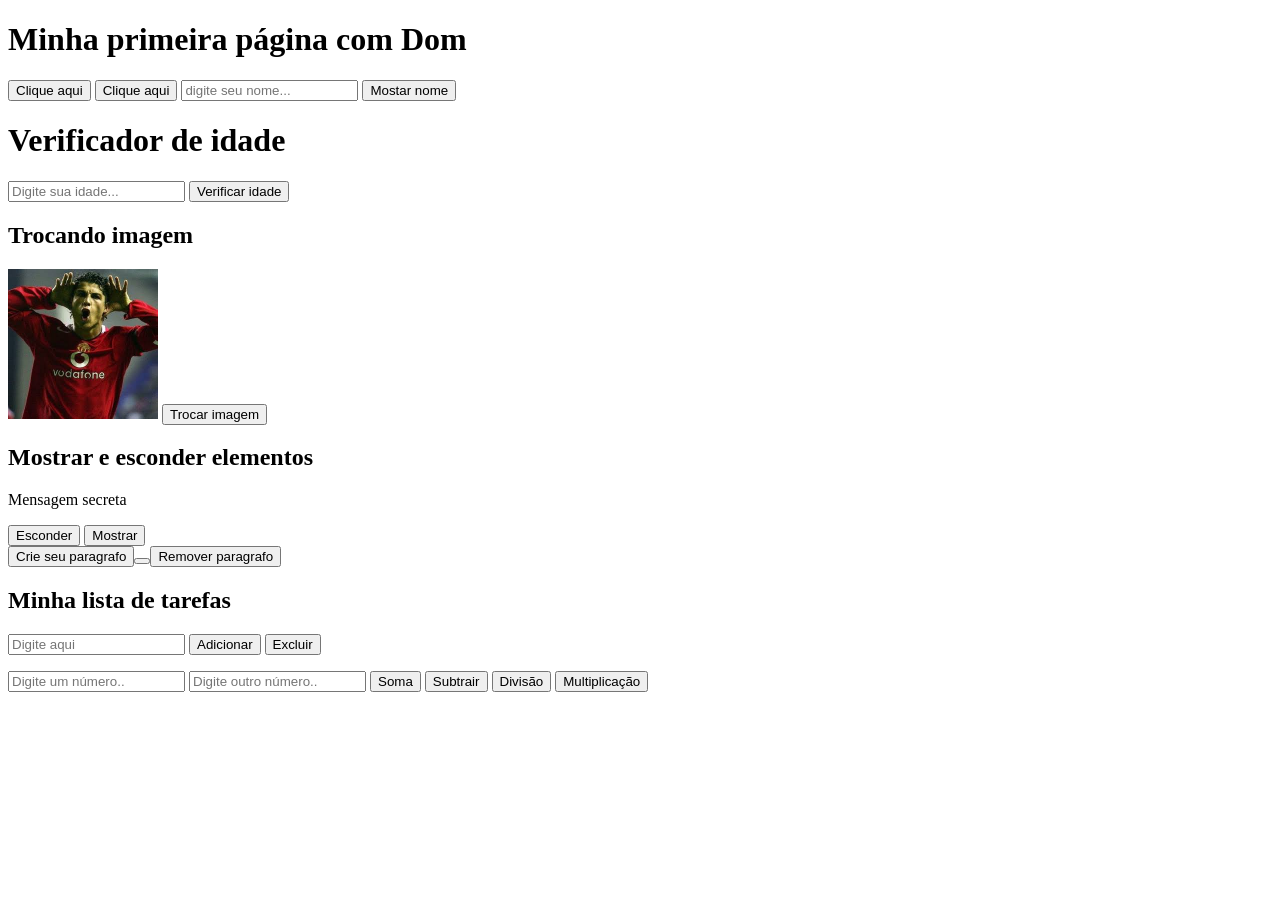
<file: Aula 11/aula11EX/index.html>
<!DOCTYPE html>
<html lang="pt-br">

<head>
    <meta charset="UTF-8">
    <meta name="viewport" content="width=device-width, initial-scale=1.0">
    <title>Document</title>
</head>

<body>
    <h1 id="titulo">Minha primeira página com Dom</h1>

    <button onclick="alterarTitulo()">Clique aqui</button>

    <button onclick="acaoalert()">Clique aqui</button>

    <input type="text" name="nome" id="name" placeholder="digite seu nome...">

    <button onclick="mostrarNome()">Mostar nome</button>
    <p id="resultado"></p>

    <!-- ------------------------------------------------------------------------------ -->

    <h1>Verificador de idade</h1>

    <input type="number" id="age" placeholder="Digite sua idade...">

    <button onclick="verificadorIdade()">Verificar idade</button>

    <p id="resultadoIdade"></p>

    <h2>Trocando imagem</h2>

    <img id="imagem" src="cris.jpg" alt="cristiano ronaldo" width="150px">
    <button onclick="trocarImagem()">Trocar imagem</button>

    <h2>Mostrar e esconder elementos</h2>
    <p id="texto">Mensagem secreta</p>

    <button onclick="esconderTexto()">Esconder</button>
    <button onclick="mostrarTexto()">Mostrar</button>

    <div id="area"></div>

    <button onclick="criarParagrafo()">Crie seu paragrafo<button>
    <button onclick="removerAviso()">Remover paragrafo</button>

    <h2> Minha lista de tarefas</h2>
    
    <input type="text" id="tarefa" placeholder="Digite aqui">
    <button onclick="listaTarefas()">Adicionar</button>

    <button onclick="excluir()">Excluir</button>
    
    <ul id="lista"></ul>

    <input type="number" id="n1" placeholder="Digite um número..">
    <input type="number" id="n2" placeholder="Digite outro número..">

    <button onclick="calculos('+')">Soma</button>
    <button onclick="calculos('-')">Subtrair</button>
    <button onclick="calculos('/')">Divisão</button>
    <button onclick="calculos('*')">Multiplicação</button>

    <p id="mostraResultado"></p>



    <script src="script.js"></script>
</body>

</html>
</file>
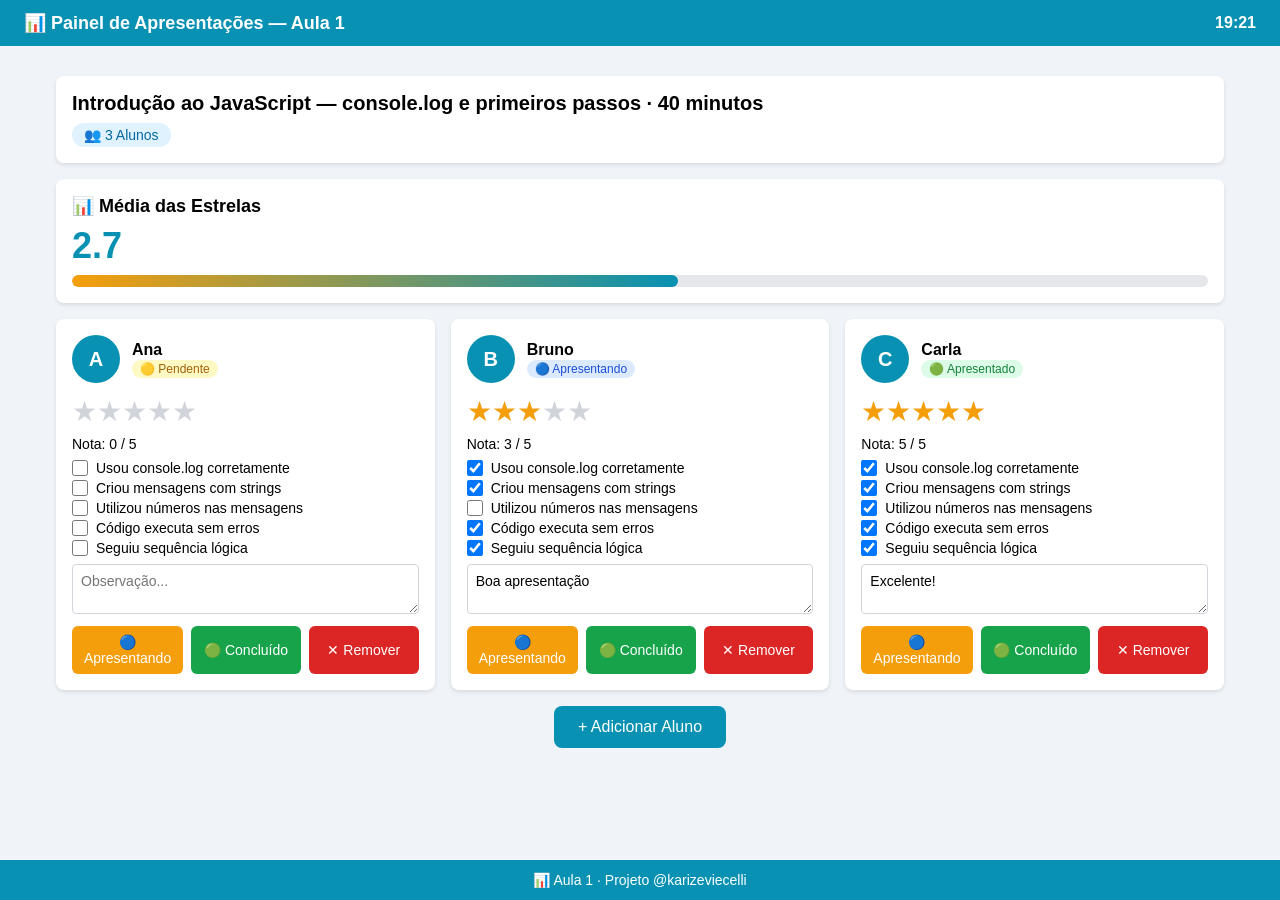
<file: Aula 01/feedback01.html>
<!DOCTYPE html>
<html lang="pt-BR">
<head>
<meta charset="UTF-8">
<meta name="viewport" content="width=device-width, initial-scale=1.0">
<title>Aula 1 - Feedback</title>
<style>
* { box-sizing: border-box; margin: 0; padding: 0; font-family: Arial, sans-serif; }
body { background: #f0f4f8; padding-top: 60px; padding-bottom: 60px; }
.topbar { position: fixed; top: 0; left: 0; right: 0; background: #0891b2; color: white; padding: 12px 24px; display: flex; justify-content: space-between; align-items: center; font-size: 18px; font-weight: bold; z-index: 1000; }
.topbar-time { font-size: 16px; }
.container { max-width: 1200px; margin: 0 auto; padding: 16px; }
.subtopo { background: white; border-radius: 8px; padding: 16px; margin-bottom: 16px; box-shadow: 0 2px 4px rgba(0,0,0,0.1); }
.subtopo h2 { font-size: 20px; margin-bottom: 8px; }
.subtopo .badge { display: inline-block; background: #e0f2fe; color: #0369a1; padding: 4px 12px; border-radius: 20px; font-size: 14px; }
.painel-media { background: white; border-radius: 8px; padding: 16px; margin-bottom: 16px; box-shadow: 0 2px 4px rgba(0,0,0,0.1); }
.painel-media h3 { font-size: 18px; margin-bottom: 8px; }
.media-value { font-size: 36px; font-weight: bold; color: #0891b2; }
.media-bar { width: 100%; background: #e5e7eb; border-radius: 8px; height: 12px; margin-top: 8px; overflow: hidden; }
.media-bar-fill { height: 100%; background: linear-gradient(90deg, #f59e0b, #0891b2); border-radius: 8px; transition: width 0.3s; }
.grid { display: grid; grid-template-columns: repeat(auto-fill, minmax(350px, 1fr)); gap: 16px; margin-bottom: 16px; }
.card { background: white; border-radius: 8px; padding: 16px; box-shadow: 0 2px 4px rgba(0,0,0,0.1); }
.card-header { display: flex; align-items: center; gap: 12px; margin-bottom: 12px; }
.avatar { width: 48px; height: 48px; border-radius: 50%; background: #0891b2; color: white; display: flex; align-items: center; justify-content: center; font-weight: bold; font-size: 20px; flex-shrink: 0; }
.card-name { font-weight: bold; font-size: 16px; }
.status-badge { padding: 2px 8px; border-radius: 12px; font-size: 12px; }
.status-pendente { background: #fef9c3; color: #a16207; }
.status-apresentando { background: #dbeafe; color: #1d4ed8; }
.status-apresentado { background: #dcfce7; color: #15803d; }
.stars { font-size: 28px; cursor: pointer; margin-bottom: 8px; }
.stars span { color: #d1d5db; transition: color 0.2s; }
.stars span.filled { color: #f59e0b; }
.note { font-size: 14px; margin-bottom: 8px; }
.criterios { margin-bottom: 8px; }
.criterio { display: flex; align-items: center; gap: 8px; margin-bottom: 4px; font-size: 14px; }
.criterio input { width: 16px; height: 16px; }
.observacao { width: 100%; padding: 8px; border: 1px solid #d1d5db; border-radius: 4px; resize: vertical; font-size: 14px; margin-bottom: 8px; }
.card-actions { display: flex; gap: 8px; }
.btn { border: none; padding: 8px 12px; border-radius: 6px; color: white; cursor: pointer; font-size: 14px; flex: 1; }
.btn-apresentando { background: #f59e0b; }
.btn-concluido { background: #16a34a; }
.btn-remover { background: #dc2626; }
.btn-add { background: #0891b2; color: white; border: none; padding: 12px 24px; border-radius: 8px; font-size: 16px; cursor: pointer; display: block; margin: 0 auto; }
.footer { position: fixed; bottom: 0; left: 0; right: 0; background: #0891b2; color: white; text-align: center; padding: 12px; font-size: 14px; }
.modal-overlay { display: none; position: fixed; top: 0; left: 0; right: 0; bottom: 0; background: rgba(0,0,0,0.5); z-index: 2000; justify-content: center; align-items: center; }
.modal-overlay.active { display: flex; }
.modal { background: white; border-radius: 8px; padding: 24px; width: 90%; max-width: 400px; }
.modal h3 { margin-bottom: 16px; }
.modal input { width: 100%; padding: 8px; border: 1px solid #d1d5db; border-radius: 4px; font-size: 16px; margin-bottom: 16px; }
.modal-actions { display: flex; gap: 8px; justify-content: flex-end; }
.modal-actions button { padding: 8px 16px; border: none; border-radius: 6px; cursor: pointer; font-size: 14px; }
.modal-cancel { background: #e5e7eb; color: #374151; }
.modal-save { background: #0891b2; color: white; }
</style>
</head>
<body>
<div class="topbar" id="topbar">
  <span>📊 Painel de Apresentações — Aula 1</span>
  <span class="topbar-time" id="topbarTime"></span>
</div>
<div class="container">
  <div class="subtopo">
    <h2>Introdução ao JavaScript — console.log e primeiros passos · 40 minutos</h2>
    <span class="badge" id="alunoCount">👥 0 Alunos</span>
  </div>
  <div class="painel-media">
    <h3>📊 Média das Estrelas</h3>
    <div class="media-value" id="mediaValue">0.0</div>
    <div class="media-bar"><div class="media-bar-fill" id="mediaBarFill" style="width:0%"></div></div>
  </div>
  <div class="grid" id="gridContainer"></div>
  <button class="btn-add" id="btnAdd">+ Adicionar Aluno</button>
</div>
<div class="footer">📊 Aula 1 · Projeto @karizeviecelli</div>
<div class="modal-overlay" id="modalOverlay">
  <div class="modal">
    <h3>Adicionar Aluno</h3>
    <input type="text" id="inputNome" placeholder="Nome do aluno" />
    <div class="modal-actions">
      <button class="modal-cancel" id="modalCancel">Cancelar</button>
      <button class="modal-save" id="modalSave">Adicionar</button>
    </div>
  </div>
</div>
<script>
const STORAGE_KEY = 'feedback_aula1';
let data = [];

function loadData() {
  const stored = localStorage.getItem(STORAGE_KEY);
  if (stored) {
    try { data = JSON.parse(stored); } catch(e) { data = []; }
  } else {
    data = [];
  }
}

function saveData() {
  localStorage.setItem(STORAGE_KEY, JSON.stringify(data));
}

function render() {
  const grid = document.getElementById('gridContainer');
  grid.innerHTML = '';
  data.forEach((student, index) => {
    const card = document.createElement('div');
    card.className = 'card';
    card.dataset.index = index;
    const initial = student.nome ? student.nome.charAt(0).toUpperCase() : '?';
    const statusClass = student.status === 'apresentando' ? 'status-apresentando' : student.status === 'apresentado' ? 'status-apresentado' : 'status-pendente';
    const statusText = student.status === 'apresentando' ? '🔵 Apresentando' : student.status === 'apresentado' ? '🟢 Apresentado' : '🟡 Pendente';
    let starsHtml = '';
    for (let i = 1; i <= 5; i++) {
      const filled = student.estrelas >= i ? 'filled' : '';
      starsHtml += `<span class="star ${filled}" data-index="${i}">★</span>`;
    }
    let criteriosHtml = '';
    const criterios = ['Usou console.log corretamente','Criou mensagens com strings','Utilizou números nas mensagens','Código executa sem erros','Seguiu sequência lógica'];
    criterios.forEach((c, idx) => {
      const checked = student.criterios && student.criterios[idx] ? 'checked' : '';
      criteriosHtml += `<div class="criterio"><input type="checkbox" data-criterio="${idx}" ${checked}><span>${c}</span></div>`;
    });
    card.innerHTML = `
      <div class="card-header">
        <div class="avatar">${initial}</div>
        <div>
          <div class="card-name">${student.nome}</div>
          <span class="status-badge ${statusClass}">${statusText}</span>
        </div>
      </div>
      <div class="stars" data-rating="${student.estrelas || 0}">
        ${starsHtml}
      </div>
      <div class="note">Nota: ${student.estrelas || 0} / 5</div>
      <div class="criterios">${criteriosHtml}</div>
      <textarea class="observacao" placeholder="Observação...">${student.observacao || ''}</textarea>
      <div class="card-actions">
        <button class="btn btn-apresentando">🔵 Apresentando</button>
        <button class="btn btn-concluido">🟢 Concluído</button>
        <button class="btn btn-remover">✕ Remover</button>
      </div>
    `;
    grid.appendChild(card);
  });
  updateMedia();
  updateAlunoCount();
}

function updateMedia() {
  const total = data.reduce((sum, s) => sum + (s.estrelas || 0), 0);
  const avg = data.length ? (total / data.length) : 0;
  document.getElementById('mediaValue').textContent = avg.toFixed(1);
  const pct = data.length ? (avg / 5 * 100) : 0;
  document.getElementById('mediaBarFill').style.width = pct + '%';
}

function updateAlunoCount() {
  document.getElementById('alunoCount').textContent = `👥 ${data.length} Alunos`;
}

function updateTime() {
  const now = new Date();
  const h = String(now.getHours()).padStart(2, '0');
  const m = String(now.getMinutes()).padStart(2, '0');
  document.getElementById('topbarTime').textContent = h + ':' + m;
}

// Event delegation on grid
document.getElementById('gridContainer').addEventListener('click', function(e) {
  const card = e.target.closest('.card');
  if (!card) return;
  const index = parseInt(card.dataset.index);
  const student = data[index];
  if (!student) return;
  
  // Stars
  if (e.target.classList.contains('star')) {
    const rating = parseInt(e.target.dataset.index);
    student.estrelas = rating;
    saveData();
    render();
    return;
  }
  
  // Buttons
  if (e.target.classList.contains('btn-apresentando')) {
    student.status = 'apresentando';
    saveData();
    render();
    return;
  }
  if (e.target.classList.contains('btn-concluido')) {
    student.status = 'apresentado';
    saveData();
    render();
    return;
  }
  if (e.target.classList.contains('btn-remover')) {
    data.splice(index, 1);
    saveData();
    render();
    return;
  }
});

// Change events for checkboxes and textarea (delegation)
document.getElementById('gridContainer').addEventListener('change', function(e) {
  const card = e.target.closest('.card');
  if (!card) return;
  const index = parseInt(card.dataset.index);
  const student = data[index];
  if (!student) return;
  
  if (e.target.matches('input[type="checkbox"]')) {
    const criterioIdx = parseInt(e.target.dataset.criterio);
    if (!student.criterios) student.criterios = [false,false,false,false,false];
    student.criterios[criterioIdx] = e.target.checked;
    saveData();
    // no need to re-render
  }
  if (e.target.matches('textarea.observacao')) {
    student.observacao = e.target.value;
    saveData();
  }
});

// Modal
document.getElementById('btnAdd').addEventListener('click', function() {
  document.getElementById('modalOverlay').classList.add('active');
  document.getElementById('inputNome').value = '';
  document.getElementById('inputNome').focus();
});

function closeModal() {
  document.getElementById('modalOverlay').classList.remove('active');
}

document.getElementById('modalCancel').addEventListener('click', closeModal);
document.getElementById('modalOverlay').addEventListener('click', function(e) {
  if (e.target === this) closeModal();
});

document.getElementById('modalSave').addEventListener('click', function() {
  const nome = document.getElementById('inputNome').value.trim();
  if (!nome) {
    alert('Digite um nome.');
    return;
  }
  data.push({
    nome: nome,
    status: 'pendente',
    estrelas: 0,
    criterios: [false,false,false,false,false],
    observacao: ''
  });
  saveData();
  render();
  closeModal();
});

// Initialization
loadData();
if (data.length === 0) {
  // default students for demo
  data = [
    { nome: 'Ana', status: 'pendente', estrelas: 0, criterios: [false,false,false,false,false], observacao: '' },
    { nome: 'Bruno', status: 'apresentando', estrelas: 3, criterios: [true,true,false,true,true], observacao: 'Boa apresentação' },
    { nome: 'Carla', status: 'apresentado', estrelas: 5, criterios: [true,true,true,true,true], observacao: 'Excelente!' }
  ];
  saveData();
}
render();
updateTime();
setInterval(updateTime, 60000);
</script>
</body>
</html>
</file>
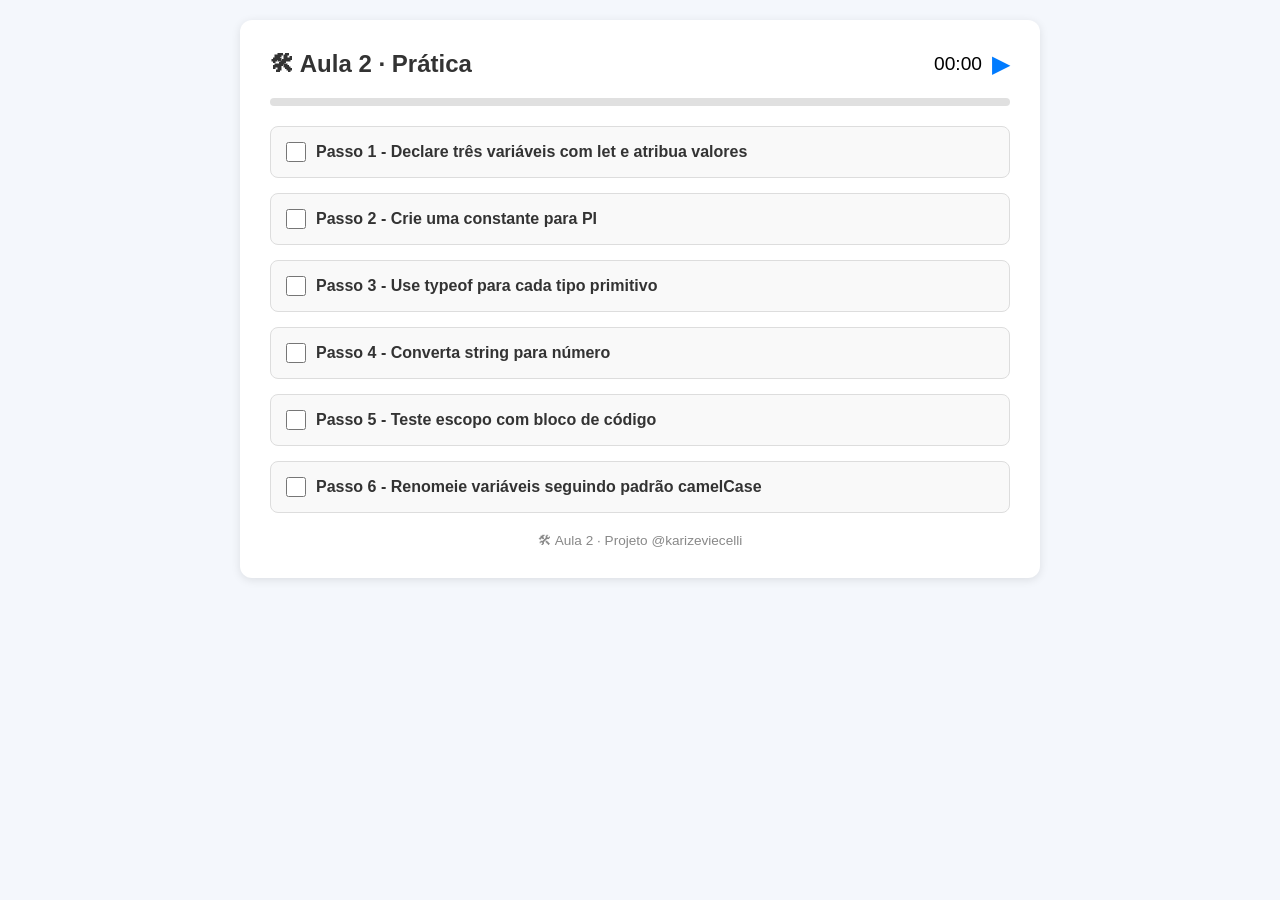
<file: Aula 02/03_pratica.html>
<!DOCTYPE html>
<html lang="pt-BR">
<head>
<meta charset="UTF-8">
<meta name="viewport" content="width=device-width, initial-scale=1.0">
<title>Aula 2 - Prática</title>
<style>
  * { margin: 0; padding: 0; box-sizing: border-box; font-family: Arial, sans-serif; }
  body { background: #f4f7fc; display: flex; justify-content: center; padding: 20px; }
  .container { max-width: 800px; width: 100%; background: white; border-radius: 12px; box-shadow: 0 2px 10px rgba(0,0,0,0.1); padding: 30px; }
  .topbar { display: flex; align-items: center; justify-content: space-between; margin-bottom: 20px; }
  .topbar h1 { font-size: 1.5rem; color: #333; }
  .timer { display: flex; align-items: center; gap: 10px; font-size: 1.2rem; }
  .timer button { background: none; border: none; font-size: 1.5rem; cursor: pointer; color: #007bff; }
  .progress-bar { height: 8px; background: #e0e0e0; border-radius: 4px; margin-bottom: 20px; }
  .progress-fill { height: 100%; background: #28a745; border-radius: 4px; transition: width 0.3s; width: 0%; }
  .card { background: #f9f9f9; border-radius: 8px; padding: 15px; margin-bottom: 15px; border: 1px solid #ddd; }
  .card-header { display: flex; align-items: center; gap: 10px; cursor: pointer; }
  .card-header input[type="checkbox"] { width: 20px; height: 20px; cursor: pointer; }
  .card-header h3 { flex: 1; font-size: 1rem; color: #333; }
  .card-body { display: none; margin-top: 10px; }
  .card-body.show { display: block; }
  .instrucao, .dica { margin-bottom: 10px; font-size: 0.95rem; color: #555; }
  .dica { background: #fff3cd; padding: 8px; border-radius: 4px; border-left: 4px solid #ffc107; }
  .btn-gabarito { background: #007bff; color: white; border: none; padding: 8px 16px; border-radius: 4px; cursor: pointer; font-size: 0.9rem; }
  .gabarito { display: none; background: #2d2d2d; color: #f8f8f2; padding: 10px; border-radius: 4px; margin-top: 10px; font-family: 'Courier New', monospace; font-size: 0.9rem; overflow-x: auto; white-space: pre-wrap; }
  .gabarito.show { display: block; }
  .cta { display: none; text-align: center; margin-top: 20px; padding: 20px; background: #d4edda; border-radius: 8px; }
  .cta.show { display: block; }
  .cta a { display: inline-block; background: #28a745; color: white; padding: 12px 30px; border-radius: 6px; text-decoration: none; font-weight: bold; }
  .footer { text-align: center; margin-top: 20px; color: #888; font-size: 0.85rem; }
</style>
</head>
<body>
<div class="container">
  <div class="topbar">
    <h1>🛠 Aula 2 · Prática</h1>
    <div class="timer">
      <span id="timerDisplay">00:00</span>
      <button id="timerToggle">▶</button>
    </div>
  </div>
  <div class="progress-bar"><div class="progress-fill" id="progressFill"></div></div>

  <!-- Passo 1 -->
  <div class="card" data-step="1">
    <div class="card-header" onclick="toggleCard(this)">
      <input type="checkbox" onchange="updateProgress()">
      <h3>Passo 1 - Declare três variáveis com let e atribua valores</h3>
    </div>
    <div class="card-body">
      <div class="instrucao">Crie três variáveis usando let. Uma com seu nome (string), uma com sua idade (number) e uma com seu hobbie favorito (string). Exiba cada uma no console.</div>
      <div class="dica">Dica: Use console.log() para ver o valor de cada variável.</div>
      <button class="btn-gabarito" onclick="toggleGabarito(this)">📖 Gabarito</button>
      <div class="gabarito">let nome = "Ana"; <br>let idade = 22; <br>let hobbie = "ler";<br>console.log(nome);<br>console.log(idade); <br>console.log(hobbie);</div>
    </div>
  </div>

  <!-- Passo 2 -->
  <div class="card" data-step="2">
    <div class="card-header" onclick="toggleCard(this)">
      <input type="checkbox" onchange="updateProgress()">
      <h3>Passo 2 - Crie uma constante para PI</h3>
    </div>
    <div class="card-body">
      <div class="instrucao">Crie uma constante chamada PI com o valor 3.14159. Depois crie outra variável com o raio de um círculo e calcule a área (PI * raio * raio). Exiba o resultado.</div>
      <div class="dica">Dica: const não pode ser reatribuída.</div>
      <button class="btn-gabarito" onclick="toggleGabarito(this)">📖 Gabarito</button>
      <div class="gabarito">const PI = 3.14159;<br>let raio = 5; <br>let area = PI * raio * raio; <br>console.log(area);</div>
    </div>
  </div>

  <!-- Passo 3 -->
  <div class="card" data-step="3">
    <div class="card-header" onclick="toggleCard(this)">
      <input type="checkbox" onchange="updateProgress()">
      <h3>Passo 3 - Use typeof para cada tipo primitivo</h3>
    </div>
    <div class="card-body">
      <div class="instrucao">Crie uma variável de cada tipo primitivo e use typeof para descobrir o tipo de cada uma.</div>
      <div class="dica">Dica: typeof variavel retorna o tipo como string.</div>
      <button class="btn-gabarito" onclick="toggleGabarito(this)">📖 Gabarito</button>
      <div class="gabarito">let nome = "João"; <br>let idade = 30; <br>let ativo = true; <br>console.log(typeof nome); <br>console.log(typeof idade); <br>console.log(typeof ativo);</div>
    </div>
  </div>

  <!-- Passo 4 -->
  <div class="card" data-step="4">
    <div class="card-header" onclick="toggleCard(this)">
      <input type="checkbox" onchange="updateProgress()">
      <h3>Passo 4 - Converta string para número</h3>
    </div>
    <div class="card-body">
      <div class="instrucao">Crie uma string com um número dentro e converta para número usando Number().</div>
      <div class="dica">Dica: Number() converte string para número.</div>
      <button class="btn-gabarito" onclick="toggleGabarito(this)">📖 Gabarito</button>
      <div class="gabarito">let stringNumero = "50"; <br>let numero = Number(stringNumero); <br>let resultado = numero + 10; <br>console.log(resultado);</div>
    </div>
  </div>

  <!-- Passo 5 -->
  <div class="card" data-step="5">
    <div class="card-header" onclick="toggleCard(this)">
      <input type="checkbox" onchange="updateProgress()">
      <h3>Passo 5 - Teste escopo com bloco de código</h3>
    </div>
    <div class="card-body">
      <div class="instrucao">Crie uma variável let fora de um bloco { }. Dentro do bloco, crie outra com o mesmo nome mas valor diferente. Exiba os valores.</div>
      <div class="dica">Dica: Variáveis let dentro de { } só existem dentro daquele bloco.</div>
      <button class="btn-gabarito" onclick="toggleGabarito(this)">📖 Gabarito</button>
      <div class="gabarito">let mensagem = "Fora"; <br>{ let mensagem = "Dentro"; <br>console.log(mensagem); <br>} console.log(mensagem);</div>
    </div>
  </div>

  <!-- Passo 6 -->
  <div class="card" data-step="6">
    <div class="card-header" onclick="toggleCard(this)">
      <input type="checkbox" onchange="updateProgress()">
      <h3>Passo 6 - Renomeie variáveis seguindo padrão camelCase</h3>
    </div>
    <div class="card-body">
      <div class="instrucao">Renomeie variáveis com nomes ruins para camelCase descritivos.</div>
      <div class="dica">Dica: camelCase: primeira minúscula, próximas maiúsculas.</div>
      <button class="btn-gabarito" onclick="toggleGabarito(this)">📖 Gabarito</button>
      <div class="gabarito">let nome = "João"; <br>let idade = 25; <br>let cidade = "SP"; <br>console.log(nome, idade, cidade);</div>
    </div>
  </div>

  <div class="cta" id="cta">
    <p>Todos os passos concluídos!</p>
    <a href="04_desafio.html">➜ Seguir para o Desafio</a>
  </div>

  <div class="footer">🛠 Aula 2 · Projeto @karizeviecelli</div>
</div>

<script>
  let timerInterval = null;
  let seconds = 0;
  const timerDisplay = document.getElementById('timerDisplay');
  const timerToggle = document.getElementById('timerToggle');

  timerToggle.addEventListener('click', function() {
    if (timerInterval) {
      clearInterval(timerInterval);
      timerInterval = null;
      timerToggle.textContent = '▶';
    } else {
      timerInterval = setInterval(() => {
        seconds++;
        const mins = String(Math.floor(seconds / 60)).padStart(2, '0');
        const secs = String(seconds % 60).padStart(2, '0');
        timerDisplay.textContent = mins + ':' + secs;
      }, 1000);
      timerToggle.textContent = '⏸';
    }
  });

  function toggleCard(header) {
    const body = header.nextElementSibling;
    if (body.style.display === 'block') {
      body.style.display = 'none';
    } else {
      body.style.display = 'block';
    }
  }

  function toggleGabarito(btn) {
    const gab = btn.nextElementSibling;
    gab.classList.toggle('show');
  }

  function updateProgress() {
    const checkboxes = document.querySelectorAll('.card input[type="checkbox"]');
    const total = checkboxes.length;
    let checked = 0;
    checkboxes.forEach(cb => { if (cb.checked) checked++; });
    const percent = (checked / total) * 100;
    document.getElementById('progressFill').style.width = percent + '%';
    if (checked === total) {
      document.getElementById('cta').classList.add('show');
    } else {
      document.getElementById('cta').classList.remove('show');
    }
  }
</script>
</body>
</html>
</file>
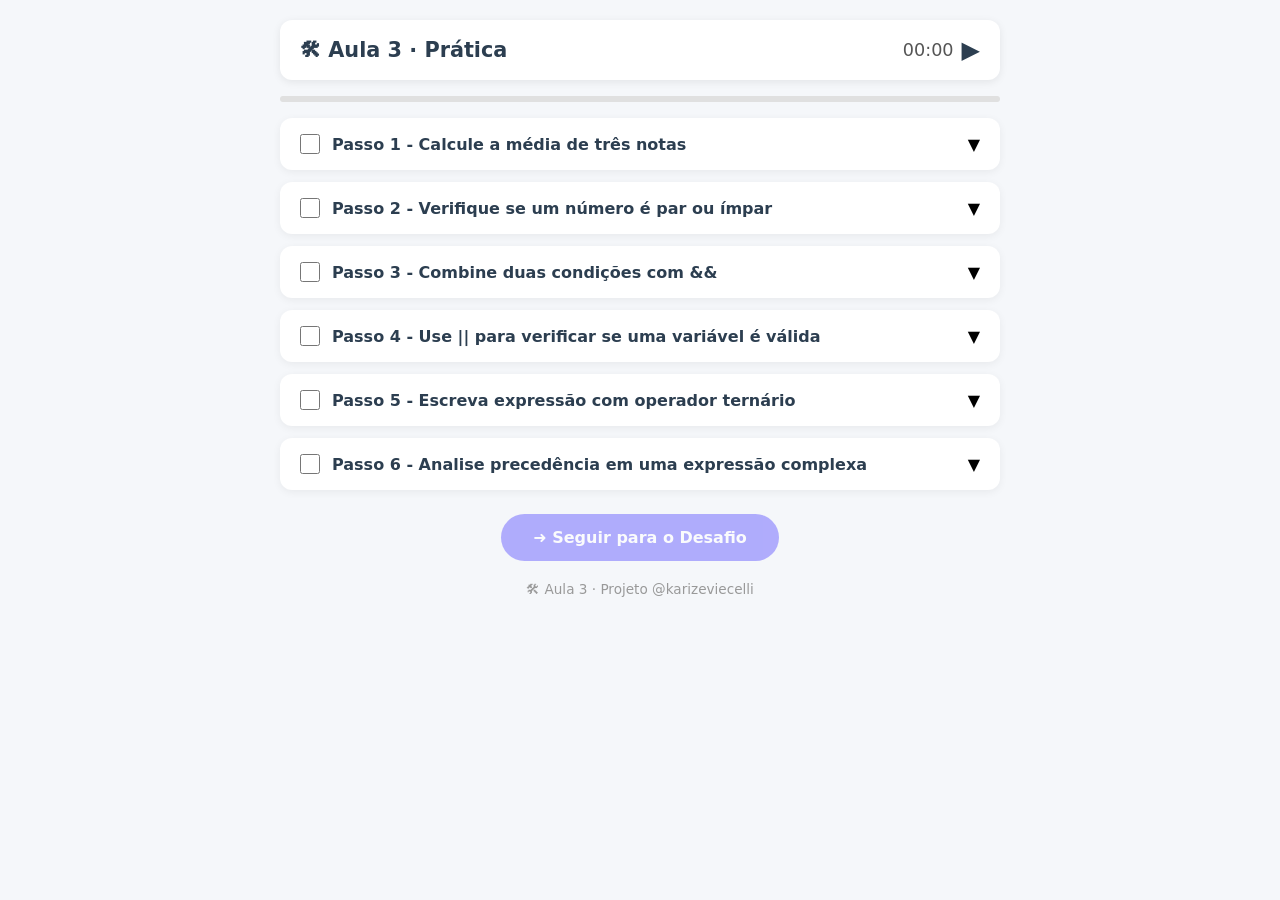
<file: Aula 03/03_pratica.html>
<!DOCTYPE html>
<html lang="pt-br">
<head>
  <meta charset="UTF-8">
  <meta name="viewport" content="width=device-width, initial-scale=1.0">
  <title>Aula 3 - Prática</title>
  <style>
    * { margin: 0; padding: 0; box-sizing: border-box; font-family: system-ui, sans-serif; }
    body { background: #f5f7fa; padding: 20px; display: flex; justify-content: center; }
    .container { max-width: 720px; width: 100%; }
    .topbar { display: flex; justify-content: space-between; align-items: center; background: #fff; padding: 16px 20px; border-radius: 12px; box-shadow: 0 2px 8px rgba(0,0,0,0.08); }
    .topbar h1 { font-size: 1.3rem; color: #2c3e50; }
    .timer { display: flex; align-items: center; gap: 8px; font-size: 1.1rem; color: #555; }
    .timer button { background: none; border: none; font-size: 1.5rem; cursor: pointer; color: #2c3e50; }
    .progress-bar { background: #e0e0e0; height: 6px; border-radius: 3px; margin: 16px 0; overflow: hidden; }
    .progress-fill { height: 100%; width: 0%; background: linear-gradient(90deg, #6c63ff, #48c6ef); transition: width 0.3s; border-radius: 3px; }
    .card { background: #fff; border-radius: 12px; box-shadow: 0 2px 8px rgba(0,0,0,0.06); margin-bottom: 12px; overflow: hidden; }
    .card-header { display: flex; align-items: center; gap: 12px; padding: 16px 20px; cursor: pointer; transition: background 0.2s; }
    .card-header:hover { background: #f0f2f5; }
    .card-header input[type="checkbox"] { width: 20px; height: 20px; accent-color: #6c63ff; }
    .card-header h2 { font-size: 1rem; color: #2c3e50; flex: 1; }
    .card-header .arrow { transition: transform 0.3s; }
    .card-body { padding: 0 20px 16px; display: none; }
    .card-body.active { display: block; }
    .card-body p { color: #555; margin-bottom: 8px; line-height: 1.5; }
    .card-body .dica { background: #eef6ff; padding: 10px; border-radius: 8px; font-size: 0.9rem; color: #2c3e50; margin: 12px 0; }
    .btn-gabarito { background: #6c63ff; color: #fff; border: none; padding: 8px 16px; border-radius: 6px; cursor: pointer; font-size: 0.9rem; transition: background 0.2s; }
    .btn-gabarito:hover { background: #5a52d5; }
    .gabarito-content { background: #f8f9fa; padding: 12px; border-radius: 8px; margin-top: 12px; font-family: 'Courier New', monospace; font-size: 0.9rem; white-space: pre-wrap; display: none; }
    .gabarito-content.show { display: block; }
    .cta { text-align: center; margin-top: 24px; }
    .cta a { display: inline-block; background: #6c63ff; color: #fff; padding: 14px 32px; border-radius: 30px; text-decoration: none; font-weight: 600; font-size: 1rem; transition: background 0.2s; opacity: 0.5; pointer-events: none; }
    .cta a.enabled { opacity: 1; pointer-events: auto; }
    .cta a:hover { background: #5a52d5; }
    .footer { text-align: center; margin-top: 20px; color: #999; font-size: 0.85rem; }
  </style>
</head>
<body>
<div class="container">
  <div class="topbar">
    <h1>🛠 Aula 3 · Prática</h1>
    <div class="timer">
      <span id="timerDisplay">00:00</span>
      <button id="timerToggle">▶</button>
    </div>
  </div>
  <div class="progress-bar">
    <div id="progressFill" class="progress-fill"></div>
  </div>

  <div class="card">
    <div class="card-header" onclick="toggleCard(this)">
      <input type="checkbox" onchange="updateProgress()">
      <h2>Passo 1 - Calcule a média de três notas</h2>
      <span class="arrow">▼</span>
    </div>
    <div class="card-body">
      <p><strong>Instrução:</strong> Crie três variáveis com notas (number) e calcule a média aritmética delas. Exiba o resultado no console.</p>
      <div class="dica">💡 Dica: Média = (nota1 + nota2 + nota3) / 3</div>
      <button class="btn-gabarito" onclick="toggleGabarito(this)">📖 Gabarito</button>
      <div class="gabarito-content">let n1 = 8; <br>let n2 = 7; <br>let n3 = 9; <br>let media = (n1 + n2 + n3) / 3; <br>console.log(media);</div>
    </div>
  </div>

  <div class="card">
    <div class="card-header" onclick="toggleCard(this)">
      <input type="checkbox" onchange="updateProgress()">
      <h2>Passo 2 - Verifique se um número é par ou ímpar</h2>
      <span class="arrow">▼</span>
    </div>
    <div class="card-body">
      <p><strong>Instrução:</strong> Crie uma variável com um número qualquer. Use o operador % (resto) para verificar se o número é par ou ímpar. Se resto for 0, é par.</p>
      <div class="dica">💡 Dica: numero % 2 retorna 0 para números pares.</div>
      <button class="btn-gabarito" onclick="toggleGabarito(this)">📖 Gabarito</button>
      <div class="gabarito-content">let numero = 7; <br>let resto = numero % 2; <br>let resultado = resto === 0; <br>console.log(resultado);</div>
    </div>
  </div>

  <div class="card">
    <div class="card-header" onclick="toggleCard(this)">
      <input type="checkbox" onchange="updateProgress()">
      <h2>Passo 3 - Combine duas condições com &&</h2>
      <span class="arrow">▼</span>
    </div>
    <div class="card-body">
      <p><strong>Instrução:</strong> Crie duas variáveis booleanas (ex: maior de idade e tem ingresso). Use && para verificar se ambas são verdadeiras. Exiba o resultado.</p>
      <div class="dica">💡 Dica: && retorna true apenas se TODAS as condições forem verdadeiras.</div>
      <button class="btn-gabarito" onclick="toggleGabarito(this)">📖 Gabarito</button>
      <div class="gabarito-content">let maiorIdade = true; <br>let temIngresso = true; <br>let podeEntrar = maiorIdade && temIngresso; <br>console.log(podeEntrar);</div>
    </div>
  </div>

  <div class="card">
    <div class="card-header" onclick="toggleCard(this)">
      <input type="checkbox" onchange="updateProgress()">
      <h2>Passo 4 - Use || para verificar se uma variável é válida</h2>
      <span class="arrow">▼</span>
    </div>
    <div class="card-body">
      <p><strong>Instrução:</strong> Crie uma variável que pode ser null ou undefined. Use || para verificar se ela tem um valor válido. Se for null, use um valor padrão.</p>
      <div class="dica">💡 Dica: || retorna o primeiro valor verdadeiro. nome || "Visitante" retorna "Visitante" se nome for vazio.</div>
      <button class="btn-gabarito" onclick="toggleGabarito(this)">📖 Gabarito</button>
      <div class="gabarito-content">let nome = ""; <br>let usuario = nome || "Visitante"; <br>console.log(usuario);</div>
    </div>
  </div>

  <div class="card">
    <div class="card-header" onclick="toggleCard(this)">
      <input type="checkbox" onchange="updateProgress()">
      <h2>Passo 5 - Escreva expressão com operador ternário</h2>
      <span class="arrow">▼</span>
    </div>
    <div class="card-body">
      <p><strong>Instrução:</strong> Crie uma variável com uma temperatura. Use o operador ternário para verificar se está quente (> 25) ou frio. Exiba o resultado.</p>
      <div class="dica">💡 Dica: condicao ? valorSeVerdadeiro : valorSeFalso</div>
      <button class="btn-gabarito" onclick="toggleGabarito(this)">📖 Gabarito</button>
      <div class="gabarito-content">let temperatura = 30; <br>let clima = temperatura > 25 ? "Quente" : "Frio"; console.log(clima);</div>
    </div>
  </div>

  <div class="card">
    <div class="card-header" onclick="toggleCard(this)">
      <input type="checkbox" onchange="updateProgress()">
      <h2>Passo 6 - Analise precedência em uma expressão complexa</h2>
      <span class="arrow">▼</span>
    </div>
    <div class="card-body">
      <p><strong>Instrução:</strong> Crie uma expressão que combine +, * e (). Compare o resultado com e sem parênteses para entender a precedência. Exiba ambos.</p>
      <div class="dica">💡 Dica: Parênteses têm maior prioridade que multiplicação, que tem prioridade que soma.</div>
      <button class="btn-gabarito" onclick="toggleGabarito(this)">📖 Gabarito</button>
      <div class="gabarito-content">let semParenteses = 5 + 3 * 2; <br>let comParenteses = (5 + 3) * 2; <br>console.log(semParenteses, comParenteses);</div>
    </div>
  </div>

  <div class="cta">
    <a id="ctaLink" href="04_desafio.html">➜ Seguir para o Desafio</a>
  </div>
  <div class="footer">🛠 Aula 3 · Projeto @karizeviecelli</div>
</div>

<script>
  let timerInterval = null;
  let seconds = 0;
  let running = false;
  const timerDisplay = document.getElementById('timerDisplay');
  const timerToggle = document.getElementById('timerToggle');

  function formatTime(sec) {
    const m = String(Math.floor(sec / 60)).padStart(2, '0');
    const s = String(sec % 60).padStart(2, '0');
    return `${m}:${s}`;
  }

  function toggleTimer() {
    if (running) {
      clearInterval(timerInterval);
      timerToggle.textContent = '▶';
    } else {
      timerInterval = setInterval(() => {
        seconds++;
        timerDisplay.textContent = formatTime(seconds);
      }, 1000);
      timerToggle.textContent = '⏸';
    }
    running = !running;
  }

  timerToggle.addEventListener('click', toggleTimer);

  function toggleCard(header) {
    const body = header.nextElementSibling;
    const arrow = header.querySelector('.arrow');
    body.classList.toggle('active');
    arrow.textContent = body.classList.contains('active') ? '▲' : '▼';
  }

  function toggleGabarito(btn) {
    const content = btn.nextElementSibling;
    content.classList.toggle('show');
  }

  function updateProgress() {
    const checkboxes = document.querySelectorAll('.card-header input[type="checkbox"]');
    const checked = Array.from(checkboxes).filter(cb => cb.checked).length;
    const total = checkboxes.length;
    const pct = (checked / total) * 100;
    document.getElementById('progressFill').style.width = pct + '%';
    const ctaLink = document.getElementById('ctaLink');
    if (checked === total) {
      ctaLink.classList.add('enabled');
    } else {
      ctaLink.classList.remove('enabled');
    }
  }
</script>
</body>
</html>
</file>
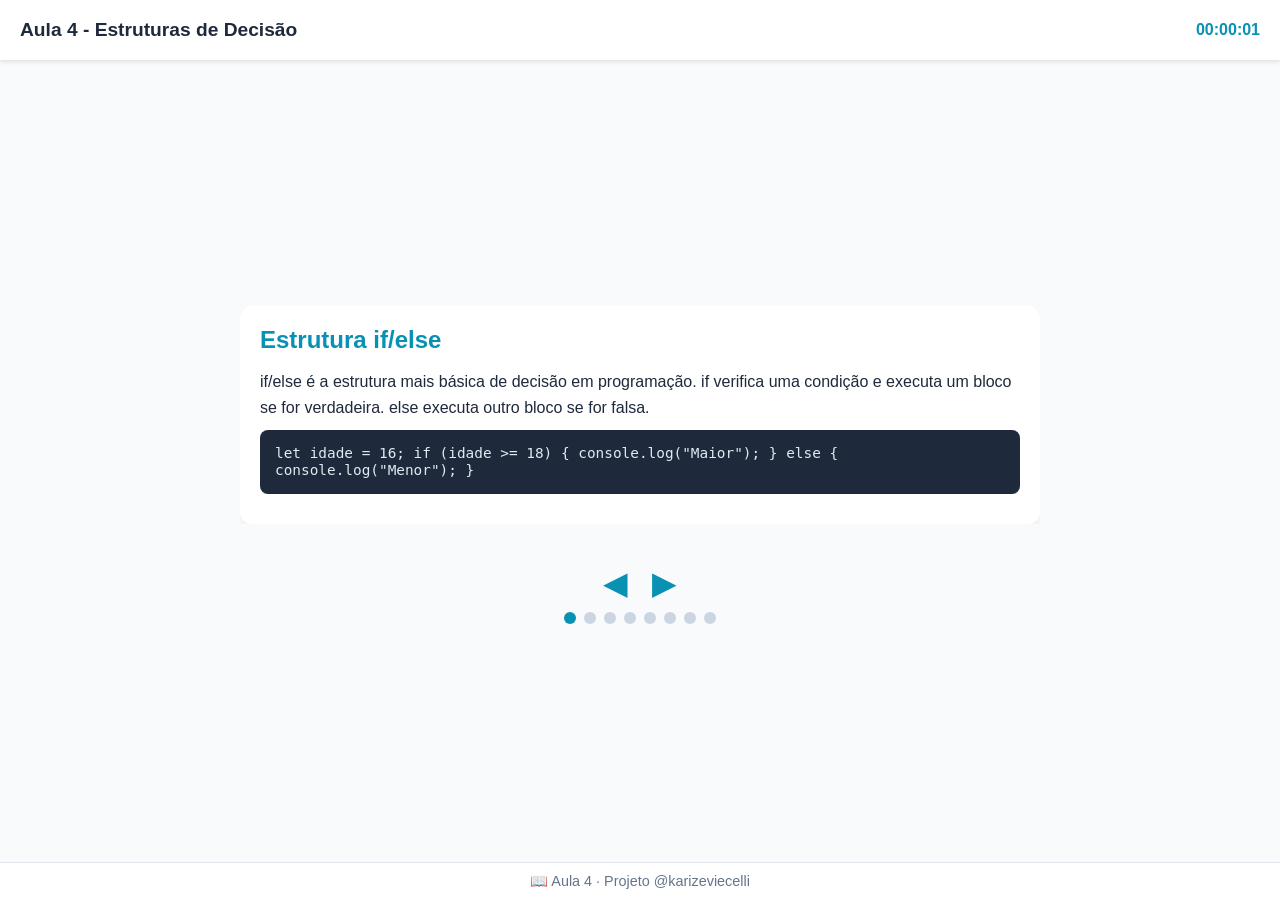
<file: Aula 04/01_exposicao.html>
<!DOCTYPE html>
<html lang="pt-br">
<head>
  <meta charset="UTF-8">
  <meta name="viewport" content="width=device-width, initial-scale=1.0">
  <title>Aula 4 - Estruturas de Decisão</title>
  <style>
    * { margin: 0; padding: 0; box-sizing: border-box; }
    body { font-family: 'Segoe UI', sans-serif; background: #f8fafc; color: #1e293b; min-height: 100vh; display: flex; flex-direction: column; align-items: center; justify-content: center; padding-top: 70px; padding-bottom: 60px; }
    .topbar { position: fixed; top: 0; left: 0; right: 0; height: 60px; background: #fff; box-shadow: 0 2px 4px rgba(0,0,0,0.1); display: flex; align-items: center; justify-content: space-between; padding: 0 20px; z-index: 100; }
    .topbar h1 { font-size: 1.2rem; color: #1e293b; }
    .timer { font-size: 1rem; color: #0891b2; font-weight: bold; }
    .slides-container { position: relative; width: 90%; max-width: 800px; margin: 20px auto; overflow: hidden; }
    .slide { display: none; opacity: 0; transition: opacity 0.5s ease; padding: 20px; background: white; border-radius: 12px; box-shadow: 0 4px 6px rgba(0,0,0,0.05); }
    .slide.active { display: block; opacity: 1; }
    .slide h2 { color: #0891b2; margin-bottom: 15px; font-size: 1.5rem; }
    .slide p { margin-bottom: 10px; line-height: 1.6; }
    .code-block { background: #1e293b; color: #e2e8f0; padding: 15px; border-radius: 8px; font-family: 'Courier New', monospace; font-size: 0.9rem; overflow-x: auto; margin: 10px 0; }
    .highlight-box { background: #e0f2fe; border-left: 4px solid #0891b2; padding: 10px 15px; margin: 10px 0; border-radius: 0 8px 8px 0; }
    .cta-btn { display: inline-block; background: #0891b2; color: white; padding: 12px 24px; border-radius: 8px; text-decoration: none; font-weight: bold; margin-top: 15px; transition: background 0.3s; }
    .cta-btn:hover { background: #067a98; }
    .nav { text-align: center; margin-top: 20px; }
    .nav button { background: none; border: none; font-size: 2rem; cursor: pointer; color: #0891b2; margin: 0 10px; transition: color 0.3s; }
    .nav button:hover { color: #067a98; }
    .dots { display: flex; justify-content: center; gap: 8px; margin-top: 10px; }
    .dot { width: 12px; height: 12px; border-radius: 50%; background: #cbd5e1; cursor: pointer; transition: background 0.3s; }
    .dot.active { background: #0891b2; }
    footer { position: fixed; bottom: 0; left: 0; right: 0; background: #fff; text-align: center; padding: 10px; font-size: 0.9rem; color: #64748b; border-top: 1px solid #e2e8f0; }
  </style>
</head>
<body>
  <div class="topbar">
    <h1>Aula 4 - Estruturas de Decisão</h1>
    <div class="timer" id="timer">00:00:00</div>
  </div>

  <div class="slides-container">
    <div class="slide active">
      <h2>Estrutura if/else</h2>
      <p>if/else é a estrutura mais básica de decisão em programação. if verifica uma condição e executa um bloco se for verdadeira. else executa outro bloco se for falsa.</p>
      <div class="code-block"><code>let idade = 16;
if (idade >= 18) {
  console.log("Maior");
} else {
  console.log("Menor");
}</code></div>
    </div>
    <div class="slide">
      <h2>Múltiplos else if</h2>
      <p>Podemos encadear várias condições com else if. O programa verifica cada condição em ordem e executa apenas a primeira que for verdadeira.</p>
      <div class="code-block"><code>let nota = 85;
if (nota >= 90) {
  console.log("A");
} else if (nota >= 80) {
  console.log("B");
} else {
  console.log("C");
}</code></div>
    </div>
    <div class="slide">
      <h2>Switch case</h2>
      <p>Switch é ideal para comparar uma variável contra vários valores específicos. case define cada valor possível, break interrompe a execução, default é o caso padrão.</p>
      <div class="code-block"><code>let dia = 3;
switch(dia) {
  case 1:
    console.log("Segunda");
    break;
  case 2:
    console.log("Terça");
    break;
  default:
    console.log("Outro");
}</code></div>
    </div>
    <div class="slide">
      <h2>Operador Ternário para decisões simples</h2>
      <p>O ternário é uma forma compacta de if/else em uma única linha: condicao ? valorSeVerdadeiro : valorSeFalso. Use para decisões simples, não para lógicas complexas.</p>
      <div class="code-block"><code>let resultado = idade >= 18 ? "Adulto" : "Menor";</code></div>
    </div>
    <div class="slide">
      <h2>Aninhamento de estruturas</h2>
      <p>Podemos colocar um if dentro de outro if. Isso é chamado de aninhamento. Cuidado: muitos níveis deixam o código difícil de ler.</p>
      <div class="code-block"><code>if (logado) {
  if (admin) {
    console.log("Painel admin");
  }
}</code></div>
    </div>
    <div class="slide">
      <h2>Condições com lógicos combinados</h2>
      <p>Use &&, || e ! para criar condições mais poderosas. && exige que todas sejam verdadeiras. || aceita qualquer uma. ! inverte o resultado.</p>
      <div class="code-block"><code>if (idade >= 18 && temIngresso) {
  console.log("Pode entrar");
}</code></div>
    </div>
    <div class="slide">
      <h2>Truthy e falsy</h2>
      <p>Em JavaScript, valores podem ser verdadeiros ou falsos em contexto booleano. São falsy: false, 0, "" (string vazia), null, undefined, NaN. Todo o resto é truthy.</p>
      <div class="code-block"><code>if ("texto") {
  console.log("É truthy!");
}
if (0) {
  console.log("Não executa");
}</code></div>
    </div>
    <div class="slide">
      <h2>Boas práticas em decisões</h2>
      <p>Mantenha if/else simples e legíveis. Evite aninhamentos profundos (max 2 níveis). Prefira switch para múltiplos casos fixos. Use ternário apenas para decisões simples de uma linha. Sempre use === em vez de ==. Teste todas as condições possíveis.</p>
      <a href="02_demo.html" class="cta-btn">➜ Seguir para a Demonstração</a>
    </div>
  </div>

  <div class="nav">
    <button id="prevBtn">&#9664;</button>
    <button id="nextBtn">&#9654;</button>
  </div>
  <div class="dots" id="dots"></div>

  <footer>📖 Aula 4 · Projeto @karizeviecelli</footer>

  <script>
    (function() {
      const slides = document.querySelectorAll('.slide');
      const dotsContainer = document.getElementById('dots');
      let currentSlide = 0;

      // Create dots
      slides.forEach((_, i) => {
        const dot = document.createElement('div');
        dot.classList.add('dot');
        if (i === 0) dot.classList.add('active');
        dot.addEventListener('click', () => goToSlide(i));
        dotsContainer.appendChild(dot);
      });

      function goToSlide(index) {
        if (index < 0 || index >= slides.length) return;
        slides[currentSlide].classList.remove('active');
        document.querySelectorAll('.dot')[currentSlide].classList.remove('active');
        currentSlide = index;
        slides[currentSlide].classList.add('active');
        document.querySelectorAll('.dot')[currentSlide].classList.add('active');
      }

      document.getElementById('prevBtn').addEventListener('click', () => {
        goToSlide(currentSlide - 1);
      });
      document.getElementById('nextBtn').addEventListener('click', () => {
        goToSlide(currentSlide + 1);
      });

      // Timer
      let seconds = 0;
      const timerEl = document.getElementById('timer');
      function updateTimer() {
        seconds++;
        const h = Math.floor(seconds / 3600);
        const m = Math.floor((seconds % 3600) / 60);
        const s = seconds % 60;
        timerEl.textContent = `${String(h).padStart(2,'0')}:${String(m).padStart(2,'0')}:${String(s).padStart(2,'0')}`;
      }
      setInterval(updateTimer, 1000);
    })();
  </script>
</body>
</html>
</file>
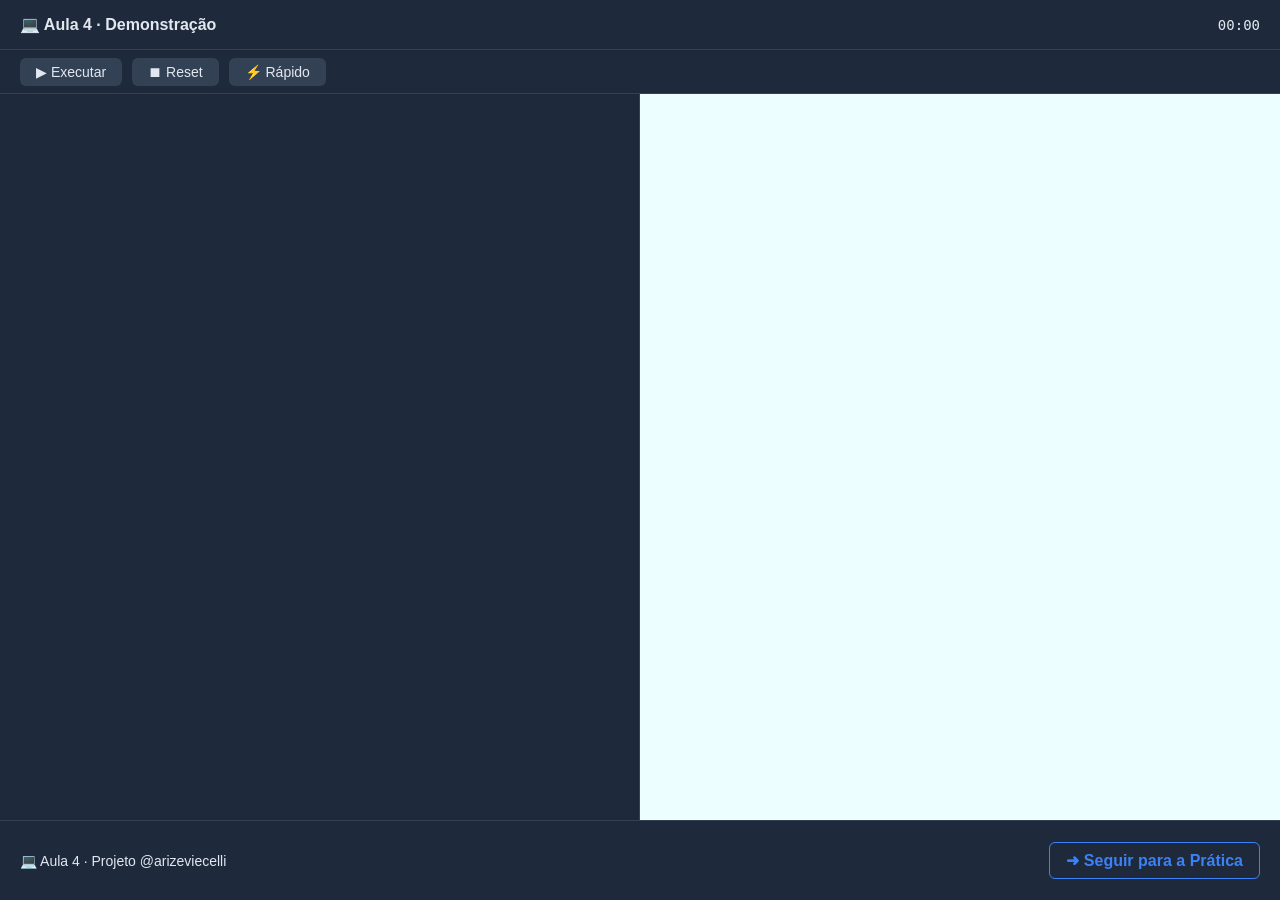
<file: Aula 04/02_demo.html>
<!DOCTYPE html>
<html lang="pt-BR">
<head>
<meta charset="UTF-8">
<meta name="viewport" content="width=device-width, initial-scale=1.0">
<title>Aula 4 - Demonstração</title>
<style>
* { margin: 0; padding: 0; box-sizing: border-box; font-family: 'Segoe UI', sans-serif; }
body { background: #0f172a; color: #e2e8f0; }
.topbar { position: fixed; top: 0; left: 0; right: 0; height: 50px; background: #1e293b; display: flex; align-items: center; justify-content: space-between; padding: 0 20px; border-bottom: 1px solid #334155; z-index: 100; }
.topbar .titulo { font-size: 16px; font-weight: bold; }
.topbar .relogio { font-size: 14px; font-family: monospace; }
.controls { position: fixed; top: 50px; left: 0; right: 0; height: 44px; background: #1e293b; display: flex; align-items: center; gap: 10px; padding: 0 20px; border-bottom: 1px solid #334155; z-index: 99; }
.controls button { background: #334155; color: #e2e8f0; border: none; padding: 6px 16px; border-radius: 6px; cursor: pointer; font-size: 14px; transition: background 0.2s; }
.controls button:hover { background: #475569; }
.controls button.ativo { background: #3b82f6; }
.container { display: flex; margin-top: 94px; height: calc(100vh - 94px - 80px); }
.editor { width: 50%; background: #1e293b; padding: 20px; overflow-y: auto; white-space: pre-wrap; font-family: 'Courier New', monospace; font-size: 14px; line-height: 1.6; border-right: 1px solid #334155; }
.output { width: 50%; background: #ecfeff; color: #0f172a; padding: 20px; overflow-y: auto; font-family: 'Courier New', monospace; font-size: 14px; line-height: 1.6; }
.footer { position: relative; height: 80px; background: #1e293b; display: flex; align-items: center; justify-content: space-between; padding: 0 20px; border-top: 1px solid #334155; }
.footer .creditos { font-size: 14px; }
.footer a { color: #3b82f6; text-decoration: none; font-weight: bold; padding: 8px 16px; border: 1px solid #3b82f6; border-radius: 6px; transition: background 0.2s; }
.footer a:hover { background: #3b82f6; color: #fff; }
.chave { color: #f472b6; } /* keywords */
.s { color: #34d399; } /* strings */
.v { color: #fbbf24; } /* numbers */
</style>
</head>
<body>
<div class="topbar">
  <div class="titulo">💻 Aula 4 · Demonstração</div>
  <div class="relogio" id="relogio">00:00</div>
</div>
<div class="controls">
  <button id="botaoExecutar">▶ Executar</button>
  <button id="botaoReset">⏹ Reset</button>
  <button id="botaoRapido">⚡ Rápido</button>
</div>
<div class="container">
  <div class="editor" id="editor"></div>
  <div class="output" id="output"></div>
</div>
<div class="footer">
  <div class="creditos">💻 Aula 4 · Projeto @arizeviecelli</div>
  <a href="03_pratica.html">➜ Seguir para a Prática</a>
</div>

<script>
// Código fonte (6 linhas)
const codigoFonte = `let idade = 16;
if (idade >= 18) {
  console.log("Maior");
} else {
  console.log("Menor");
}`;

// Elementos
const editor = document.getElementById('editor');
const output = document.getElementById('output');
const relogioEl = document.getElementById('relogio');
const botaoExecutar = document.getElementById('botaoExecutar');
const botaoReset = document.getElementById('botaoReset');
const botaoRapido = document.getElementById('botaoRapido');

// Estado
let executando = false;
let timerInterval = null;
let segundos = 0;
let velocidade = 50; // ms por caractere

// Função para formatar tempo
function formatarTempo(s) {
  const min = Math.floor(s / 60);
  const seg = s % 60;
  return `${String(min).padStart(2, '0')}:${String(seg).padStart(2, '0')}`;
}

// Atualizar relógio
function atualizarRelogio() {
  relogioEl.textContent = formatarTempo(segundos);
}

// Iniciar cronômetro
function iniciarCronometro() {
  if (timerInterval) return;
  timerInterval = setInterval(() => {
    segundos++;
    atualizarRelogio();
  }, 1000);
}

// Parar cronômetro
function pararCronometro() {
  clearInterval(timerInterval);
  timerInterval = null;
}

// Resetar cronômetro
function resetarCronometro() {
  pararCronometro();
  segundos = 0;
  atualizarRelogio();
}

// Função para aplicar realce (highlight)
function realcarLinha(linha) {
  // Substituir palavras-chave, strings e números por spans
  // Ordem: strings (com aspas), números, palavras-chave
  let resultado = linha;
  // Strings: "..." ou '...'
  resultado = resultado.replace(/("[^"]*")|('[^']*')/g, '<span class="s">$&</span>');
  // Números (inteiros e decimais)
  resultado = resultado.replace(/\b(\d+(\.\d+)?)\b/g, '<span class="v">$1</span>');
  // Palavras-chave
  const chaves = ['let', 'if', 'else', 'console', 'log'];
  chaves.forEach(chave => {
    const regex = new RegExp(`\\b${chave}\\b`, 'g');
    resultado = resultado.replace(regex, `<span class="chave">${chave}</span>`);
  });
  return resultado;
}

// Função para simular digitação (typewriter)
function digitarCodigo(linhas, indice, charIndex) {
  if (indice >= linhas.length) {
    // Terminou de digitar, mostrar saída
    mostrarSaida();
    return;
  }
  const linhaAtual = linhas[indice];
  const linhaRealcada = realcarLinha(linhaAtual);
  // Montar o HTML do editor: linhas anteriores (completas) + atual parcial
  let html = '';
  for (let i = 0; i < indice; i++) {
    html += realcarLinha(linhas[i]) + '\n';
  }
  // Linha atual até o caractere atual
  const textoParcial = linhaAtual.substring(0, charIndex);
  const realceParcial = realcarLinha(textoParcial);
  html += realceParcial;
  editor.innerHTML = html;
  // Rolar para baixo
  editor.scrollTop = editor.scrollHeight;
  // Próximo passo
  setTimeout(() => {
    if (charIndex < linhaAtual.length) {
      digitarCodigo(linhas, indice, charIndex + 1);
    } else {
      // Linha completa, passar para próxima
      digitarCodigo(linhas, indice + 1, 0);
    }
  }, velocidade);
}

// Função para mostrar saída
function mostrarSaida() {
  // Simular execução: idade = 16, então "Menor"
  // Saída esperada: "> Menor"
  const saida = "> Menor";
  output.textContent = saida;
  // Marcar como executado
  executando = false;
  botaoExecutar.textContent = '▶ Executar';
}

// Função principal de execução
function executar() {
  if (executando) return;
  executando = true;
  botaoExecutar.textContent = '⏳ Executando...';
  // Resetar editor e saída
  editor.innerHTML = '';
  output.innerHTML = '';
  // Iniciar cronômetro
  iniciarCronometro();
  // Dividir código em linhas
  const linhas = codigoFonte.split('\n');
  // Iniciar digitação
  digitarCodigo(linhas, 0, 0);
}

// Função de reset
function resetar() {
  if (executando) {
    executando = false;
    botaoExecutar.textContent = '▶ Executar';
  }
  resetarCronometro();
  editor.innerHTML = '';
  output.innerHTML = '';
}

// Toggle velocidade
botaoRapido.addEventListener('click', () => {
  if (velocidade === 50) {
    velocidade = 10;
    botaoRapido.style.background = '#3b82f6';
  } else {
    velocidade = 50;
    botaoRapido.style.background = '';
  }
});

// Eventos
botaoExecutar.addEventListener('click', executar);
botaoReset.addEventListener('click', resetar);

// Inicializar relógio
atualizarRelogio();
</script>
</body>
</html>
</file>
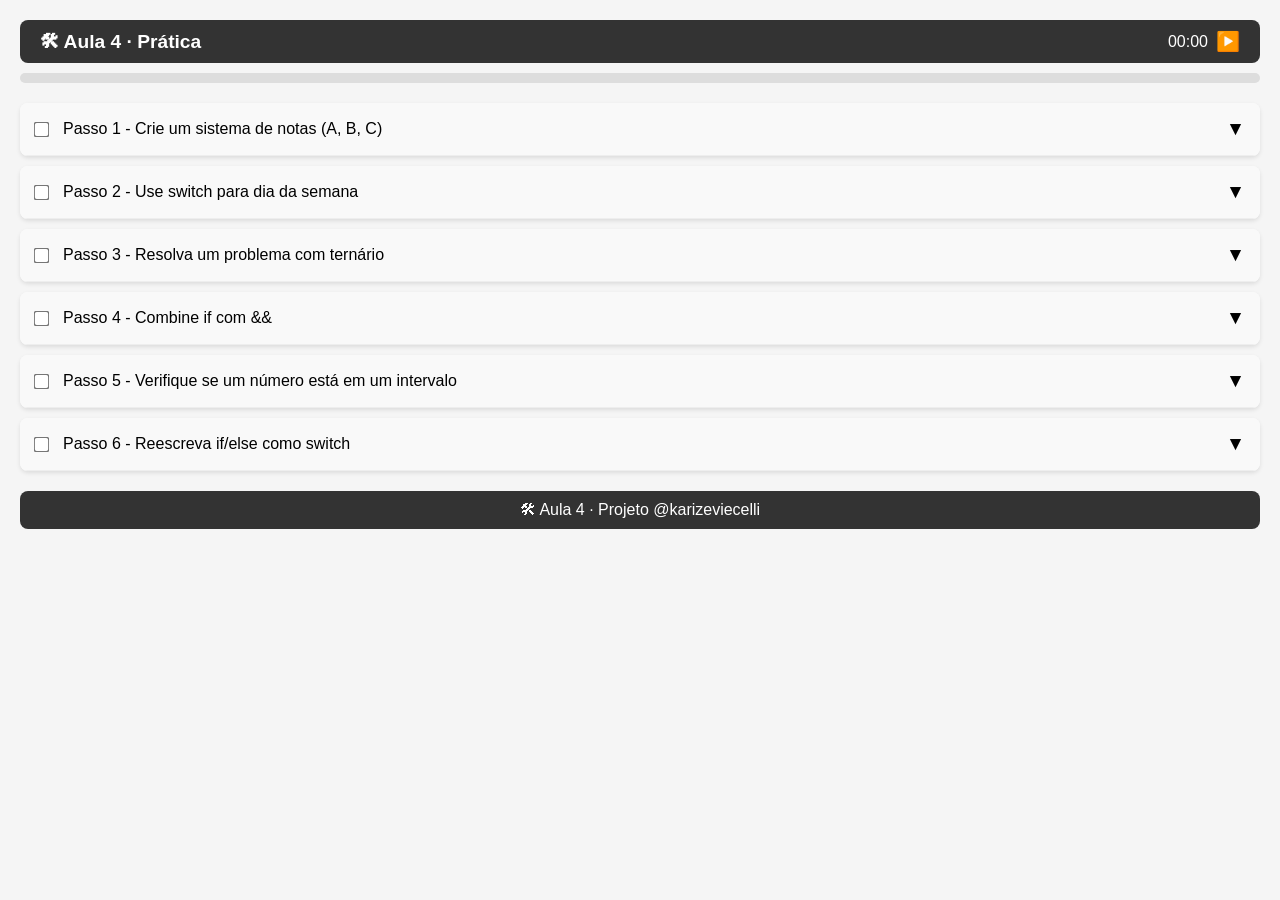
<file: Aula 04/03_pratica.html>
<!DOCTYPE html>
<html lang="pt-BR">
<head>
<meta charset="UTF-8">
<meta name="viewport" content="width=device-width, initial-scale=1.0">
<title>Aula 4 - Prática</title>
<style>
* { box-sizing: border-box; margin: 0; padding: 0; }
body { font-family: Arial, sans-serif; background: #f5f5f5; padding: 20px; }
.topbar { display: flex; align-items: center; justify-content: space-between; background: #333; color: white; padding: 10px 20px; border-radius: 8px; margin-bottom: 10px; }
.topbar h1 { font-size: 1.2em; }
.timer { display: flex; align-items: center; gap: 8px; }
.timer button { background: none; border: none; color: white; font-size: 1.2em; cursor: pointer; }
.progress-bar { background: #ddd; height: 10px; border-radius: 5px; margin-bottom: 20px; }
.progress { background: #4CAF50; height: 100%; width: 0%; border-radius: 5px; transition: width 0.3s; }
.card { background: white; border-radius: 8px; margin-bottom: 10px; box-shadow: 0 2px 4px rgba(0,0,0,0.1); overflow: hidden; }
.card-header { display: flex; align-items: center; padding: 15px; cursor: pointer; background: #f9f9f9; border-bottom: 1px solid #eee; }
.card-header input[type="checkbox"] { margin-right: 15px; transform: scale(1.2); }
.card-header .step-title { flex: 1; }
.card-header .expand-btn { background: none; border: none; font-size: 1.2em; cursor: pointer; }
.card-body { padding: 0 15px; max-height: 0; overflow: hidden; transition: max-height 0.3s ease, padding 0.3s; }
.card-body.open { max-height: 500px; padding: 15px; }
.instrucao, .dica { margin-bottom: 10px; }
.dica { background: #fff3cd; padding: 8px; border-radius: 4px; }
.gabarito-btn { background: #007bff; color: white; border: none; padding: 6px 12px; border-radius: 4px; cursor: pointer; }
.gabarito-code { background: #2d2d2d; color: #f8f8f2; padding: 10px; border-radius: 4px; overflow-x: auto; margin-top: 10px; white-space: pre-wrap; word-break: break-all; display: none; }
.gabarito-code.show { display: block; }
.footer { text-align: center; margin-top: 20px; padding: 10px; background: #333; color: white; border-radius: 8px; }
.cta { display: none; text-align: center; margin-top: 20px; }
.cta a { display: inline-block; background: #28a745; color: white; text-decoration: none; padding: 10px 20px; border-radius: 5px; font-weight: bold; }
</style>
</head>
<body>
<div class="topbar">
<h1>🛠 Aula 4 · Prática</h1>
<div class="timer">
<span id="timerDisplay">00:00</span>
<button id="timerToggle">▶️</button>
</div>
</div>
<div class="progress-bar">
<div class="progress" id="progressBar"></div>
</div>

<!-- Card 1 -->
<div class="card" data-index="0">
<div class="card-header" onclick="toggleCard(this)">
<input type="checkbox" onchange="updateProgress()">
<span class="step-title">Passo 1 - Crie um sistema de notas (A, B, C)</span>
<button class="expand-btn">▼</button>
</div>
<div class="card-body">
<div class="instrucao"><strong>Instrução:</strong> Crie uma variável com uma nota de 0 a 100. Use if/else para classificar: A (>= 90), B (>= 80), C (< 80). Exiba a classificação.</div>
<div class="dica"><strong>Dica:</strong> Use else if para verificar múltiplas condições.</div>
<button class="gabarito-btn" onclick="toggleGabarito(this)">📖 Gabarito</button>
<div class="gabarito-code">let nota = 85; <br>if (nota >= 90) { <br>    console.log("A"); <br>} else if (nota >= 80) { <br>    console.log("B"); <br>} else { <br>    console.log("C"); <br>}</div>
</div>
</div>

<!-- Card 2 -->
<div class="card" data-index="1">
<div class="card-header" onclick="toggleCard(this)">
<input type="checkbox" onchange="updateProgress()">
<span class="step-title">Passo 2 - Use switch para dia da semana</span>
<button class="expand-btn">▼</button>
</div>
<div class="card-body">
<div class="instrucao"><strong>Instrução:</strong> Crie uma variável com número de 1 a 7. Use switch para exibir o nome do dia correspondente (1 = Domingo, 2 = Segunda...). Caso inválido, exiba "Dia inválido".</div>
<div class="dica"><strong>Dica:</strong> Use case para cada número e break para interromper.</div>
<button class="gabarito-btn" onclick="toggleGabarito(this)">📖 Gabarito</button>
<div class="gabarito-code">let dia = 3; <br>switch(dia) { <br>  case 1: console.log("Domingo"); <br>    break; <br> case 2: console.log("Segunda"); <br>    break; <br> case 3: console.log("Terça"); <br>  break; <br> default: console.log("Dia inválido"); <br>}</div>
</div>
</div>

<!-- Card 3 -->
<div class="card" data-index="2">
<div class="card-header" onclick="toggleCard(this)">
<input type="checkbox" onchange="updateProgress()">
<span class="step-title">Passo 3 - Resolva um problema com ternário</span>
<button class="expand-btn">▼</button>
</div>
<div class="card-body">
<div class="instrucao"><strong>Instrução:</strong> Crie uma variável com uma temperatura. Use o operador ternário para exibir "Quente" se maior que 25, ou "Frio" caso contrário.</div>
<div class="dica"><strong>Dica:</strong> condicao ? valorSeVerdadeiro : valorSeFalso</div>
<button class="gabarito-btn" onclick="toggleGabarito(this)">📖 Gabarito</button>
<div class="gabarito-code">let temp = 30; <br>let clima = temp > 25 ? "Quente" : "Frio"; <br>console.log(clima);</div>
</div>
</div>

<!-- Card 4 -->
<div class="card" data-index="3">
<div class="card-header" onclick="toggleCard(this)">
<input type="checkbox" onchange="updateProgress()">
<span class="step-title">Passo 4 - Combine if com &&</span>
<button class="expand-btn">▼</button>
</div>
<div class="card-body">
<div class="instrucao"><strong>Instrução:</strong> Crie duas variáveis: maior de idade (boolean) e tem carteira (boolean). Use if com && para verificar se a pessoa pode dirigir (maior de idade E tem carteira).</div>
<div class="dica"><strong>Dica:</strong> && exige que TODAS as condições sejam verdadeiras.</div>
<button class="gabarito-btn" onclick="toggleGabarito(this)">📖 Gabarito</button>
<div class="gabarito-code">let maiorIdade = true; <br>let temCarteira = true; <br>if (maiorIdade && temCarteira) { <br> console.log("Pode dirigir"); <br>}</div>
</div>
</div>

<!-- Card 5 -->
<div class="card" data-index="4">
<div class="card-header" onclick="toggleCard(this)">
<input type="checkbox" onchange="updateProgress()">
<span class="step-title">Passo 5 - Verifique se um número está em um intervalo</span>
<button class="expand-btn">▼</button>
</div>
<div class="card-body">
<div class="instrucao"><strong>Instrução:</strong> Crie uma variável com um número. Verifique se ele está entre 10 e 20 (inclusive). Exiba "Dentro" ou "Fora" do intervalo.</div>
<div class="dica"><strong>Dica:</strong> Use && para verificar duas condições ao mesmo tempo.</div>
<button class="gabarito-btn" onclick="toggleGabarito(this)">📖 Gabarito</button>
<div class="gabarito-code">let num = 15; <br>if (num >= 10 && num <= 20) { <br> console.log("Dentro"); <br>} else { <br> console.log("Fora"); <br>}</div>
</div>
</div>

<!-- Card 6 -->
<div class="card" data-index="5">
<div class="card-header" onclick="toggleCard(this)">
<input type="checkbox" onchange="updateProgress()">
<span class="step-title">Passo 6 - Reescreva if/else como switch</span>
<button class="expand-btn">▼</button>
</div>
<div class="card-body">
<div class="instrucao"><strong>Instrução:</strong> Você tem um if/else que verifica cores. Reescreva-o usando switch. Cores: "vermelho" → "Pare", "amarelo" → "Atenção", "verde" → "Siga".</div>
<div class="dica"><strong>Dica:</strong> Cada case corresponde a uma cor.</div>
<button class="gabarito-btn" onclick="toggleGabarito(this)">📖 Gabarito</button>
<div class="gabarito-code">let cor = "verde"; <br>switch(cor) { <br>    case "vermelho": console.log("Pare"); <br>    break; <br>   case "amarelo": console.log("Atenção"); <br>    break; <br>   case "verde": console.log("Siga"); <br>    break; <br>   default: console.log("Cor inválida"); <br>}</div>
</div>
</div>

<div class="cta" id="cta">
<a href="04_desafio.html">➜ Seguir para o Desafio</a>
</div>

<div class="footer">
🛠 Aula 4 · Projeto @karizeviecelli
</div>

<script>
let timerInterval;
let seconds = 0;
let isRunning = false;

function toggleCard(header) {
  const body = header.nextElementSibling;
  const btn = header.querySelector('.expand-btn');
  const isOpen = body.classList.contains('open');
  // Close all other cards? Not required, but accordion style: open/close each individually
  body.classList.toggle('open');
  btn.textContent = isOpen ? '▼' : '▲';
}

function toggleGabarito(btn) {
  const code = btn.nextElementSibling;
  if (code && code.classList.contains('gabarito-code')) {
    code.classList.toggle('show');
    btn.textContent = code.classList.contains('show') ? '📖 Ocultar Gabarito' : '📖 Gabarito';
  }
}

function updateProgress() {
  const checkboxes = document.querySelectorAll('.card-header input[type="checkbox"]');
  const checked = document.querySelectorAll('.card-header input[type="checkbox"]:checked').length;
  const total = checkboxes.length;
  const progress = (checked / total) * 100;
  document.getElementById('progressBar').style.width = progress + '%';
  const cta = document.getElementById('cta');
  if (checked === total) {
    cta.style.display = 'block';
  } else {
    cta.style.display = 'none';
  }
}

function toggleTimer() {
  const display = document.getElementById('timerDisplay');
  const btn = document.getElementById('timerToggle');
  if (!isRunning) {
    timerInterval = setInterval(() => {
      seconds++;
      const mins = String(Math.floor(seconds / 60)).padStart(2, '0');
      const secs = String(seconds % 60).padStart(2, '0');
      display.textContent = mins + ':' + secs;
    }, 1000);
    btn.textContent = '⏸️';
    isRunning = true;
  } else {
    clearInterval(timerInterval);
    btn.textContent = '▶️';
    isRunning = false;
  }
}

document.getElementById('timerToggle').addEventListener('click', toggleTimer);

// Initialize progress
updateProgress();
</script>
</body>
</html>
</file>
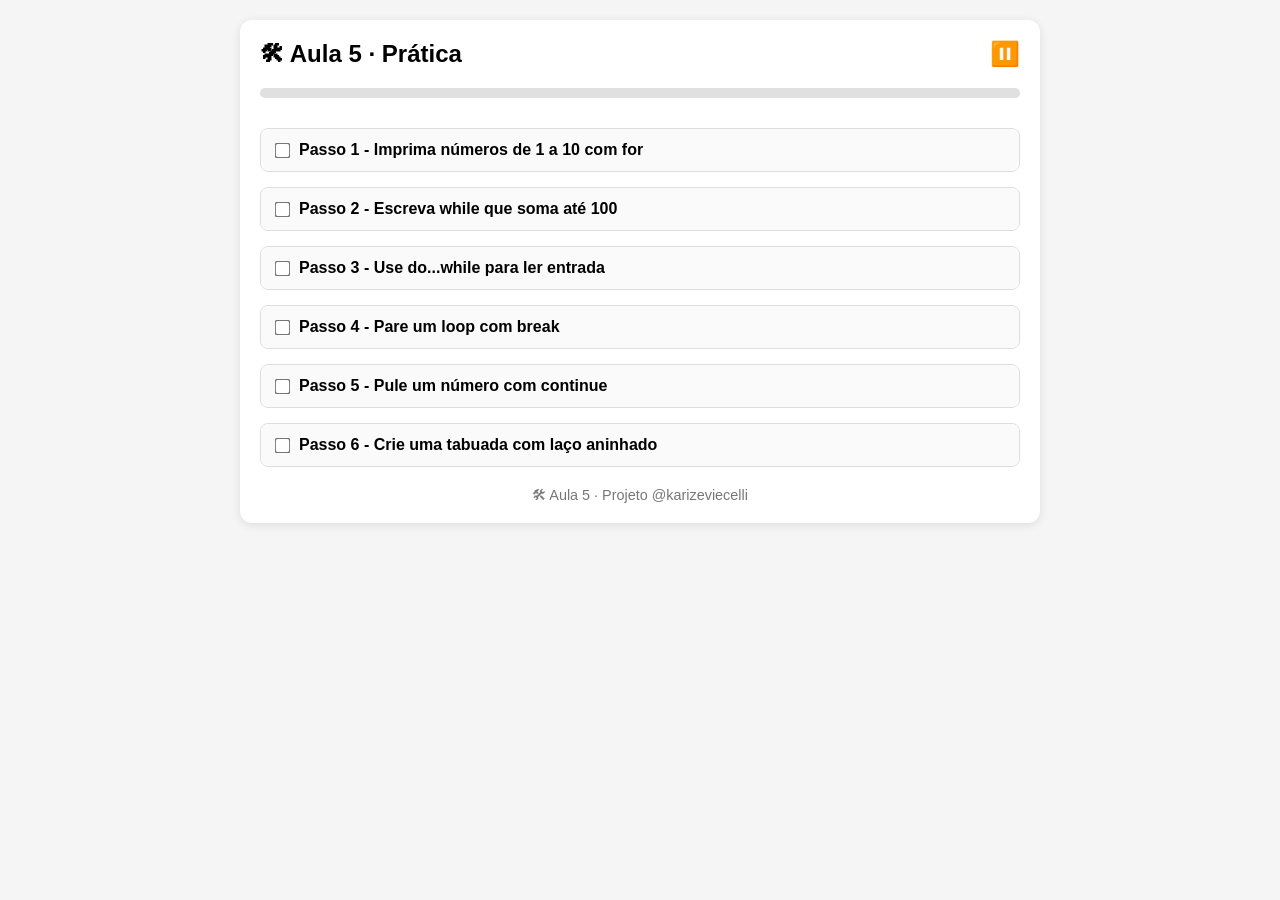
<file: Aula 05/03_pratica.html>
<!DOCTYPE html>
<html lang="pt-BR">
<head>
    <meta charset="UTF-8">
    <meta name="viewport" content="width=device-width, initial-scale=1.0">
    <title>Aula 5 - Prática</title>
    <style>
        * {
            margin: 0;
            padding: 0;
            box-sizing: border-box;
        }
        body {
            font-family: Arial, sans-serif;
            background: #f5f5f5;
            padding: 20px;
        }
        .container {
            max-width: 800px;
            margin: 0 auto;
            background: #fff;
            border-radius: 12px;
            box-shadow: 0 2px 10px rgba(0,0,0,0.1);
            padding: 20px;
        }
        .header {
            display: flex;
            align-items: center;
            justify-content: space-between;
            margin-bottom: 20px;
        }
        .header h1 {
            font-size: 1.5rem;
        }
        .timer-btn {
            background: none;
            border: none;
            font-size: 1.5rem;
            cursor: pointer;
        }
        .progress-bar {
            width: 100%;
            height: 10px;
            background: #e0e0e0;
            border-radius: 5px;
            margin-bottom: 30px;
        }
        .progress-fill {
            height: 100%;
            background: #4caf50;
            border-radius: 5px;
            transition: width 0.3s;
        }
        .card {
            border: 1px solid #ddd;
            border-radius: 8px;
            margin-bottom: 15px;
            overflow: hidden;
        }
        .card-header {
            background: #fafafa;
            padding: 12px 15px;
            display: flex;
            align-items: center;
            cursor: pointer;
            user-select: none;
        }
        .card-header input[type="checkbox"] {
            margin-right: 10px;
            transform: scale(1.2);
        }
        .card-header .checkbox-label {
            flex: 1;
            font-weight: bold;
        }
        .card-body {
            padding: 0 15px 15px;
            display: none;
        }
        .card.open .card-body {
            display: block;
        }
        .card-body p {
            margin: 10px 0;
        }
        .gabarito-btn {
            background: #2196f3;
            color: white;
            border: none;
            padding: 8px 16px;
            border-radius: 4px;
            cursor: pointer;
            margin: 10px 0;
        }
        .gabarito-code {
            background: #f0f0f0;
            padding: 10px;
            border-radius: 4px;
            font-family: monospace;
            white-space: pre-wrap;
            display: none;
        }
        .gabarito-code.show {
            display: block;
        }
        .cta {
            display: none;
            text-align: center;
            margin: 30px 0 20px;
            padding: 20px;
            background: #e8f5e9;
            border-radius: 8px;
        }
        .cta.show {
            display: block;
        }
        .cta a {
            display: inline-block;
            background: #4caf50;
            color: white;
            padding: 12px 24px;
            text-decoration: none;
            border-radius: 5px;
            font-weight: bold;
        }
        .footer {
            text-align: center;
            margin-top: 20px;
            color: #777;
            font-size: 0.9rem;
        }
    </style>
</head>
<body>
    <div class="container">
        <div class="header">
            <h1>🛠 Aula 5 · Prática</h1>
            <button class="timer-btn" id="timerBtn">⏸️</button>
        </div>
        <div class="progress-bar">
            <div class="progress-fill" id="progressFill" style="width: 0%;"></div>
        </div>

        <div id="cardsContainer">
            <!-- Cards serão gerados via JS -->
        </div>

        <div class="cta" id="cta">
            <p>Parabéns! Você concluiu todos os passos.</p>
            <a href="04_desafio.html">➜ Seguir para o Desafio</a>
        </div>

        <div class="footer">🛠 Aula 5 · Projeto @karizeviecelli</div>
    </div>

    <script>
        const steps = [
            {
                title: "Passo 1 - Imprima números de 1 a 10 com for",
                instruction: "Use o laço for para exibir os números de 1 a 10 no console.",
                dica: "<code>for (let i = 1; i <= 10; i++) { }</code>",
                gabarito: "for (let i = 1; i <= 10; i++) {  \nconsole.log(i); \n}"
            },
            {
                title: "Passo 2 - Escreva while que soma até 100",
                instruction: "Use while para somar números de 1 até 100. Exiba o resultado final (que deve ser 5050).",
                dica: "Acumule os valores em uma variável soma.",
                gabarito: "let soma = 0; \nlet i = 1; \nwhile (i <= 100) { \n   soma += i; \n   i++; \n } \nconsole.log(soma);"
            },
            {
                title: "Passo 3 - Use do...while para ler entrada",
                instruction: "Simule um programa que pede uma senha e repete enquanto a senha estiver errada. Use do...while.",
                dica: "<code>do { } while (senha !== \"1234\");</code>",
                gabarito: "let senha; \ndo { \n senha = \"1234\"; \n} while (senha !== \"1234\"); \nconsole.log(\"Acesso liberado\");"
            },
            {
                title: "Passo 4 - Pare um loop com break",
                instruction: "Crie um for de 1 a 10 mas pare (break) quando chegar no 5. Exiba apenas 1, 2, 3, 4.",
                dica: "<code>if (i === 5) break;</code>",
                gabarito: "for (let i = 1; i <= 10; i++) { \n   if (i === 5) \n     break; \n   console.log(i);\n}"
            },
            {
                title: "Passo 5 - Pule um número com continue",
                instruction: "Crie um for de 1 a 5 que pule (continue) o número 3. Exiba: 1, 2, 4, 5.",
                dica: "<code>if (i === 3) continue;</code>",
                gabarito: "for (let i = 1; i <= 5; i++) { \n   if (i === 3) continue; \nconsole.log(i); \n}"
            },
            {
                title: "Passo 6 - Crie uma tabuada com laço aninhado",
                instruction: "Use dois for aninhados para criar a tabuada do 1 até o 3 (1x1 até 3x3).",
                dica: "for externo = multiplicando, for interno = multiplicador.",
                gabarito: "for (let i = 1; i <= 3; i++) { \n    for (let j = 1; j <= 3; j++) { \n       console.log(i + \" x \" + j + \" = \" + (i * j)); \n    } \n}"
            }
        ];

        const cardsContainer = document.getElementById('cardsContainer');
        const progressFill = document.getElementById('progressFill');
        const cta = document.getElementById('cta');
        const timerBtn = document.getElementById('timerBtn');
        let timerRunning = false;
        let seconds = 0;
        let interval;

        function renderCards() {
            cardsContainer.innerHTML = '';
            steps.forEach((step, index) => {
                const card = document.createElement('div');
                card.className = 'card';
                card.id = `card-${index}`;

                const header = document.createElement('div');
                header.className = 'card-header';
                header.onclick = function(e) {
                    if (e.target.tagName !== 'INPUT') {
                        card.classList.toggle('open');
                    }
                };

                const checkbox = document.createElement('input');
                checkbox.type = 'checkbox';
                checkbox.id = `check-${index}`;
                checkbox.onchange = updateProgress;

                const label = document.createElement('label');
                label.className = 'checkbox-label';
                label.setAttribute('for', `check-${index}`);
                label.textContent = step.title;

                header.appendChild(checkbox);
                header.appendChild(label);

                const body = document.createElement('div');
                body.className = 'card-body';

                const instrP = document.createElement('p');
                instrP.innerHTML = `<strong>Instrução:</strong> ${step.instruction}`;
                body.appendChild(instrP);

                const dicaP = document.createElement('p');
                dicaP.innerHTML = `<strong>Dica:</strong> ${step.dica}`;
                body.appendChild(dicaP);

                const gabBtn = document.createElement('button');
                gabBtn.className = 'gabarito-btn';
                gabBtn.textContent = '📖 Gabarito';
                gabBtn.onclick = function() {
                    const codeDiv = document.getElementById(`gabarito-${index}`);
                    codeDiv.classList.toggle('show');
                };
                body.appendChild(gabBtn);

                const codeDiv = document.createElement('div');
                codeDiv.className = 'gabarito-code';
                codeDiv.id = `gabarito-${index}`;
                codeDiv.textContent = step.gabarito;
                body.appendChild(codeDiv);

                card.appendChild(header);
                card.appendChild(body);
                cardsContainer.appendChild(card);
            });
        }

        function updateProgress() {
            const checkboxes = document.querySelectorAll('.card-body input[type="checkbox"]');
            // Actually we need to get the checkboxes from headers
            const chk = document.querySelectorAll('.card-header input[type="checkbox"]');
            const total = chk.length;
            let checked = 0;
            chk.forEach(cb => {
                if (cb.checked) checked++;
            });
            const percent = (checked / total) * 100;
            progressFill.style.width = percent + '%';
            if (checked === total) {
                cta.classList.add('show');
            } else {
                cta.classList.remove('show');
            }
        }

        function toggleTimer() {
            if (timerRunning) {
                clearInterval(interval);
                timerBtn.textContent = '▶️';
            } else {
                interval = setInterval(() => {
                    seconds++;
                    // Could display timer somewhere but not required
                }, 1000);
                timerBtn.textContent = '⏸️';
            }
            timerRunning = !timerRunning;
        }

        timerBtn.addEventListener('click', toggleTimer);

        renderCards();
        updateProgress();
    </script>
</body>
</html>
</file>
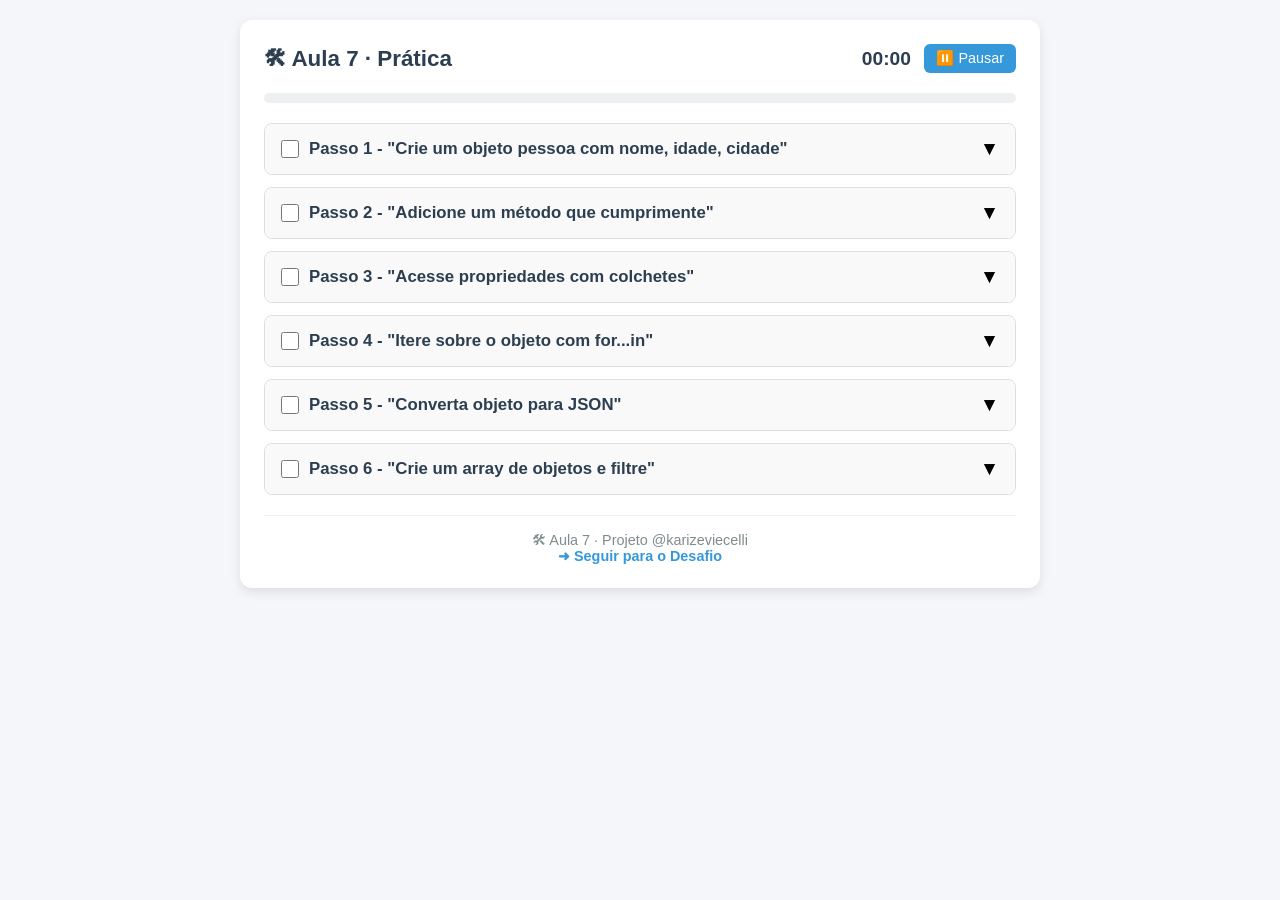
<file: Aula 07/03_pratica.html>
<!DOCTYPE html>
<html lang="pt-BR">
<head>
    <meta charset="UTF-8">
    <meta name="viewport" content="width=device-width, initial-scale=1.0">
    <title>Aula 7 - Prática</title>
    <style>
        * { margin: 0; padding: 0; box-sizing: border-box; font-family: 'Segoe UI', Tahoma, Geneva, Verdana, sans-serif; }
        body { background: #f4f6f9; display: flex; justify-content: center; padding: 20px; }
        .container { max-width: 800px; width: 100%; background: #fff; border-radius: 12px; box-shadow: 0 4px 12px rgba(0,0,0,0.1); padding: 24px; }
        .topbar { display: flex; justify-content: space-between; align-items: center; margin-bottom: 20px; flex-wrap: wrap; }
        .topbar h1 { font-size: 1.4em; color: #2c3e50; }
        .timer { display: flex; align-items: center; gap: 8px; }
        .timer button { background: #3498db; color: white; border: none; border-radius: 6px; padding: 6px 12px; cursor: pointer; font-size: 0.9em; transition: 0.2s; }
        .timer button:hover { background: #2980b9; }
        .timer button.paused { background: #e67e22; }
        .timer #timeDisplay { font-weight: bold; font-size: 1.2em; min-width: 60px; text-align: center; color: #2c3e50; }
        .progress-bar { width: 100%; height: 10px; background: #ecf0f1; border-radius: 5px; margin-bottom: 20px; overflow: hidden; }
        .progress-fill { height: 100%; width: 0%; background: #27ae60; transition: width 0.3s; border-radius: 5px; }
        .step { border: 1px solid #ddd; border-radius: 8px; margin-bottom: 12px; overflow: hidden; transition: 0.2s; }
        .step-header { display: flex; align-items: center; padding: 14px 16px; background: #f9f9f9; cursor: pointer; gap: 10px; }
        .step-header input[type="checkbox"] { width: 18px; height: 18px; cursor: pointer; accent-color: #27ae60; }
        .step-header h2 { flex: 1; font-size: 1.05em; color: #2c3e50; }
        .step-header .arrow { transition: transform 0.3s; font-size: 1.2em; }
        .step-header .arrow.open { transform: rotate(180deg); }
        .step-content { padding: 0 16px 16px; display: none; }
        .step-content.open { display: block; }
        .instruction { font-size: 0.95em; color: #333; margin-bottom: 8px; }
        .tip { background: #eaf2f8; padding: 8px 12px; border-radius: 6px; font-size: 0.9em; margin-bottom: 10px; }
        .tip strong { color: #2980b9; }
        .gabarito-btn { background: #8e44ad; color: white; border: none; border-radius: 6px; padding: 6px 14px; cursor: pointer; font-size: 0.9em; transition: 0.2s; }
        .gabarito-btn:hover { background: #7d3c98; }
        .gabarito-code { background: #2d2d2d; color: #f8f8f2; padding: 12px; border-radius: 6px; font-family: 'Courier New', monospace; font-size: 0.85em; margin-top: 8px; white-space: pre-wrap; word-break: break-word; display: none; }
        .gabarito-code.show { display: block; }
        .footer { margin-top: 20px; text-align: center; border-top: 1px solid #ecf0f1; padding-top: 16px; font-size: 0.9em; color: #7f8c8d; }
        .footer a { color: #3498db; text-decoration: none; font-weight: bold; }
        .footer a:hover { text-decoration: underline; }
    </style>
</head>
<body>
    <div class="container">
        <div class="topbar">
            <h1>🛠 Aula 7 · Prática</h1>
            <div class="timer">
                <span id="timeDisplay">00:00</span>
                <button id="timerBtn" onclick="toggleTimer()">⏸️ Pausar</button>
            </div>
        </div>
        <div class="progress-bar">
            <div id="progressFill" class="progress-fill"></div>
        </div>

        <div id="stepsContainer"></div>

        <div class="footer">
            <p>🛠 Aula 7 · Projeto @karizeviecelli</p>
            <p><a href="04_desafio.html">➜ Seguir para o Desafio</a></p>
        </div>
    </div>

    <script>
        const steps = [
            {
                title: 'Passo 1 - "Crie um objeto pessoa com nome, idade, cidade"',
                instruction: 'Crie um objeto chamado pessoa com as propriedades nome, idade e cidade. Exiba cada propriedade no console.',
                tip: 'Use { } para criar o objeto e ponto para acessar.',
                code: 'let pessoa = { nome: "João", idade: 30, cidade: "SP" };\nconsole.log(pessoa.nome);\nconsole.log(pessoa.idade);\nconsole.log(pessoa.cidade);'
            },
            {
                title: 'Passo 2 - "Adicione um método que cumprimente"',
                instruction: 'Adicione ao objeto pessoa um método chamado saudacao que exiba "Olá, meu nome é [nome]".',
                tip: 'Use function() e this para acessar a própria propriedade.',
                code: 'let pessoa = { nome: "João", saudacao: function() \n     { console.log("Olá, meu nome é " + this.nome); \n  } \n};\npessoa.saudacao();'
            },
            {
                title: 'Passo 3 - "Acesse propriedades com colchetes"',
                instruction: 'Crie um objeto produto com nome e preco. Acesse as propriedades usando a notação de colchetes [].',
                tip: 'produto["nome"] equivale a produto.nome.',
                code: 'let produto = { nome: "Celular", preco: 1500 };\nconsole.log(produto["nome"]);\nconsole.log(produto["preco"]);'
            },
            {
                title: 'Passo 4 - "Itere sobre o objeto com for...in"',
                instruction: 'Crie um objeto carro com marca, ano e cor. Use for...in para exibir todas as chaves e valores.',
                tip: 'for (let chave in objeto) { objeto[chave] }',
                code: 'let carro = { marca: "Toyota", ano: 2022, cor: "preto" };\n  for (let chave in carro) { \n       console.log(chave + ": " + carro[chave]); }'
            },
            {
                title: 'Passo 5 - "Converta objeto para JSON"',
                instruction: 'Crie um objeto aluno com nome e nota. Use JSON.stringify() para converter em string JSON e exiba.',
                tip: 'JSON.stringify converte objeto em texto formatado.',
                code: 'let aluno = { nome: "Maria", nota: 9.5 };\nlet json = JSON.stringify(aluno);\nconsole.log(json);'
            },
            {
                title: 'Passo 6 - "Crie um array de objetos e filtre"',
                instruction: 'Crie um array com 3 objetos de filmes (titulo, ano). Use filter() para selecionar filmes após 2010.',
                tip: 'filter percorre o array e aplica a condição.',
                code: 'let filmes = [ { titulo: "Interestelar", ano: 2014 }, { titulo: "Matrix", ano: 1999 }, { titulo: "Duna", ano: 2021 } ];\nlet recentes = filmes.filter(f => f.ano > 2010);\nconsole.log(recentes);'
            }
        ];

        const container = document.getElementById('stepsContainer');
        steps.forEach((step, index) => {
            const div = document.createElement('div');
            div.className = 'step';
            div.innerHTML = `
                <div class="step-header" onclick="toggleStep(${index})">
                    <input type="checkbox" id="check${index}" onchange="updateProgress()">
                    <h2>${step.title}</h2>
                    <span class="arrow" id="arrow${index}">▼</span>
                </div>
                <div class="step-content" id="content${index}">
                    <div class="instruction">${step.instruction}</div>
                    <div class="tip"><strong>Dica:</strong> ${step.tip}</div>
                    <button class="gabarito-btn" onclick="toggleGabarito(${index})">📖 Gabarito</button>
                    <div class="gabarito-code" id="code${index}"></div>
                </div>
            `;
            container.appendChild(div);
        });

        function toggleStep(index) {
            const content = document.getElementById(`content${index}`);
            const arrow = document.getElementById(`arrow${index}`);
            content.classList.toggle('open');
            arrow.classList.toggle('open');
        }

        function toggleGabarito(index) {
            const codeDiv = document.getElementById(`code${index}`);
            if (codeDiv.classList.contains('show')) {
                codeDiv.classList.remove('show');
            } else {
                codeDiv.textContent = steps[index].code;
                codeDiv.classList.add('show');
            }
        }

        function updateProgress() {
            const checkboxes = document.querySelectorAll('.step-header input[type="checkbox"]');
            const checked = Array.from(checkboxes).filter(cb => cb.checked).length;
            const progress = (checked / checkboxes.length) * 100;
            document.getElementById('progressFill').style.width = progress + '%';
            if (checked === checkboxes.length) {
                setTimeout(() => alert('Parabéns! Você completou todos os passos!'), 300);
            }
        }

        // Timer
        let seconds = 0;
        let timerInterval = null;
        let isPaused = false;
        const timeDisplay = document.getElementById('timeDisplay');
        const timerBtn = document.getElementById('timerBtn');

        function updateTimerDisplay() {
            const m = String(Math.floor(seconds / 60)).padStart(2, '0');
            const s = String(seconds % 60).padStart(2, '0');
            timeDisplay.textContent = `${m}:${s}`;
        }

        function toggleTimer() {
            if (timerInterval) {
                clearInterval(timerInterval);
                timerInterval = null;
                timerBtn.textContent = '▶️ Iniciar';
                timerBtn.classList.add('paused');
            } else {
                timerInterval = setInterval(() => {
                    seconds++;
                    updateTimerDisplay();
                }, 1000);
                timerBtn.textContent = '⏸️ Pausar';
                timerBtn.classList.remove('paused');
            }
        }
    </script>
</body>
</html>
</file>
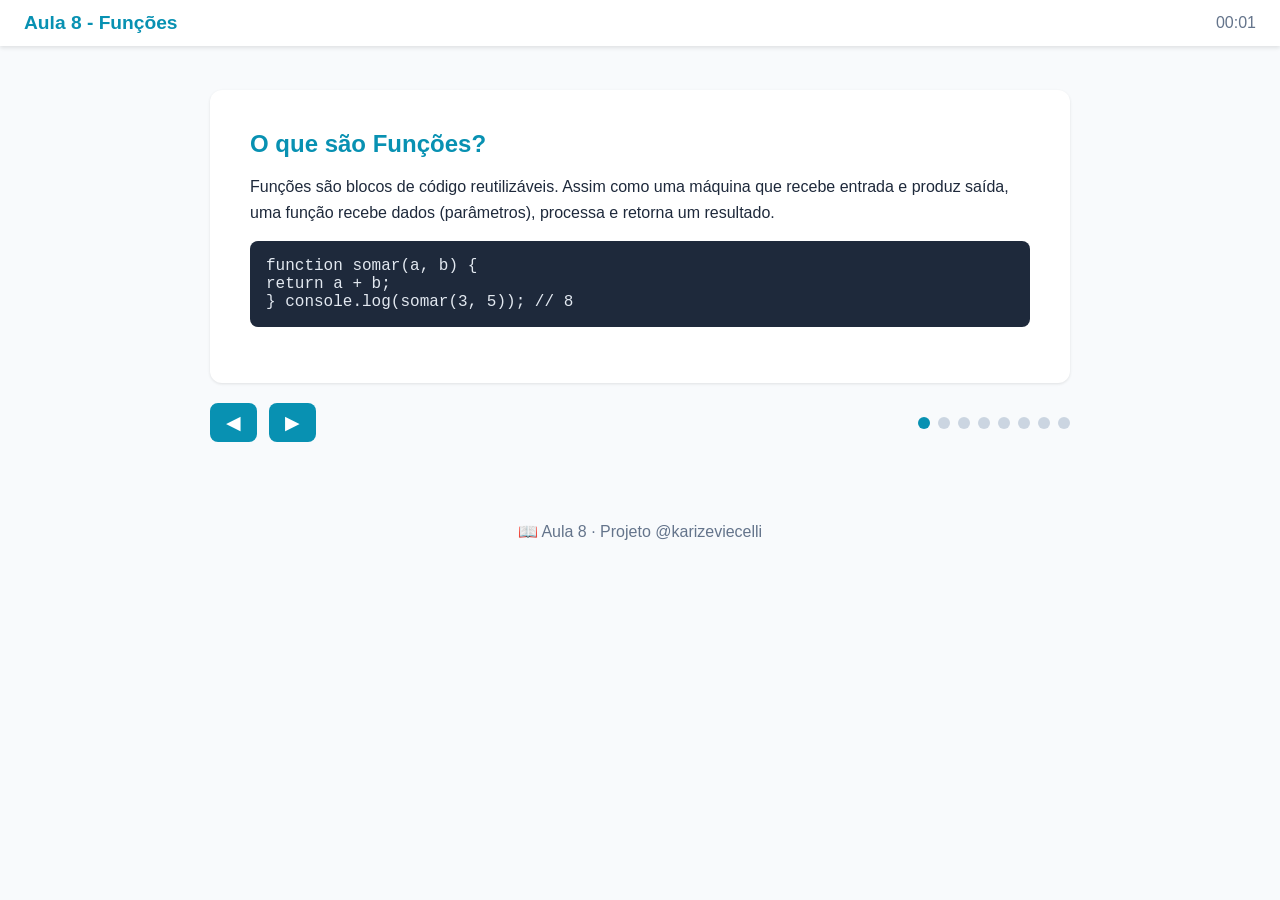
<file: Aula 08/01_exposicao.html>
<!DOCTYPE html>
<html lang="pt-BR">
<head>
  <meta charset="UTF-8">
  <meta name="viewport" content="width=device-width, initial-scale=1.0">
  <title>Aula 8 - Funções</title>
  <style>
    * { margin: 0; padding: 0; box-sizing: border-box; }
    body { font-family: 'Segoe UI', Tahoma, Geneva, Verdana, sans-serif; background: #f8fafc; color: #1e293b; }
    .topbar { position: fixed; top: 0; left: 0; width: 100%; background: white; box-shadow: 0 2px 4px rgba(0,0,0,0.1); padding: 12px 24px; display: flex; justify-content: space-between; align-items: center; z-index: 10; }
    .topbar h1 { font-size: 1.2rem; color: #0891b2; }
    .topbar .timer { font-size: 1rem; color: #64748b; }
    .slides-container { margin-top: 70px; position: relative; width: 100%; max-width: 900px; margin-left: auto; margin-right: auto; padding: 20px; }
    .slide { display: none; opacity: 0; transition: opacity 0.5s ease; padding: 40px; background: white; border-radius: 12px; box-shadow: 0 1px 3px rgba(0,0,0,0.1); }
    .slide.active { display: block; opacity: 1; }
    .slide h2 { color: #0891b2; margin-bottom: 16px; font-size: 1.5rem; }
    .slide p { margin-bottom: 16px; line-height: 1.6; }
    .code-block { background: #1e293b; color: #e2e8f0; padding: 16px; border-radius: 8px; overflow-x: auto; font-family: 'Courier New', monospace; margin-bottom: 16px; }
    .highlight-box { background: #e0f2fe; border-left: 4px solid #0891b2; padding: 12px 16px; border-radius: 4px; margin-bottom: 16px; }
    .navigation { display: flex; justify-content: space-between; align-items: center; margin-top: 20px; }
    .nav-arrows { display: flex; gap: 12px; }
    .nav-btn { background: #0891b2; color: white; border: none; padding: 8px 16px; border-radius: 8px; cursor: pointer; font-size: 1.2rem; transition: background 0.3s; }
    .nav-btn:hover { background: #066a8a; }
    .progress-dots { display: flex; gap: 8px; }
    .dot { width: 12px; height: 12px; border-radius: 50%; background: #cbd5e1; cursor: pointer; transition: background 0.3s; }
    .dot.active { background: #0891b2; }
    .cta-btn { display: inline-block; background: #0891b2; color: white; padding: 12px 24px; border-radius: 8px; text-decoration: none; font-weight: bold; transition: background 0.3s; margin-top: 20px; }
    .cta-btn:hover { background: #066a8a; }
    footer { text-align: center; padding: 20px; color: #64748b; margin-top: 40px; }
  </style>
</head>
<body>
  <div class="topbar">
    <h1>Aula 8 - Funções</h1>
    <span class="timer" id="timer">00:00</span>
  </div>
  <div class="slides-container">
    <div class="slide active" data-index="0">
      <h2>O que são Funções?</h2>
      <p>Funções são blocos de código reutilizáveis. Assim como uma máquina que recebe entrada e produz saída, uma função recebe dados (parâmetros), processa e retorna um resultado.</p>
      <div class="code-block">function somar(a, b) {<br>
  return a + b;<br>
}
console.log(somar(3, 5)); // 8</div>
    </div>
    <div class="slide" data-index="1">
      <h2>Declaração de função</h2>
      <p>Declaramos funções com a palavra-chave <code>function</code>. Ela pode ser chamada pelo nome quantas vezes quisermos. Isso evita repetir código.</p>
      <div class="code-block">function saudacao() {
  <br>console.log("Olá!");
}
<br>
saudacao();</div>
    </div>
    <div class="slide" data-index="2">
      <h2>Parâmetros e argumentos</h2>
      <p>Parâmetros são variáveis que a função recebe. Argumentos são os valores passados ao chamar a função.</p>
      <div class="code-block">function dobro(x) {
  <br>return x * 2;
<br>}
<br>console.log(dobro(5)); // 10</div>
    </div>
    <div class="slide" data-index="3">
      <h2>Retorno com return</h2>
      <p><code>return</code> devolve um valor da função. Sem return, a função retorna <code>undefined</code>. O return também encerra a execução da função.</p>
      <div class="code-block">function quadrado(n) {<br>
  return n * n;
<br>}
<br>let resultado = quadrado(4); // 16</div>
    </div>
    <div class="slide" data-index="4">
      <h2>Escopo em funções</h2>
      <p>Variáveis declaradas dentro de funções (com <code>let</code>/<code>const</code>) só existem lá dentro - escopo local. Variáveis fora são globais.</p>
      <div class="code-block">let global = "OK";
function teste() {
  <br>let local = "interno";
  <br>console.log(global); // OK
}</div>
    </div>
    <div class="slide" data-index="5">
      <h2>Arrow functions</h2>
      <p>Arrow functions são uma forma mais curta de escrever funções: <code>() => { }</code>. Se só tem uma linha, pode omitir {} e return.</p>
      <div class="code-block">let dobro = (x) => x * 2;
<br>console.log(dobro(5)); // 10</div>
    </div>
    <div class="slide" data-index="6">
      <h2>Funções como argumento (callbacks)</h2>
      <p>Callbacks são funções passadas como argumento para outra função. São muito usadas em arrays (filter, map, forEach).</p>
      <div class="code-block">let nums = [1, 2, 3];
<br>nums.forEach(function(n) {
  <br>console.log(n);
}<br>);</div>
    </div>
    <div class="slide" data-index="7">
      <h2>Parâmetros rest e default</h2>
      <p>Parâmetro default define valor padrão caso nenhum argumento seja passado. Parâmetro rest (<code>...args</code>) agrupa múltiplos argumentos em um array.</p>
      <div class="code-block">function somar(...nums) {
 <br>return nums.reduce((a, b) => a + b);<br>
}
console.log(somar(1, 2, 3)); // 6</div>
      <a href="02_demo.html" class="cta-btn">➜ Seguir para a Demonstração</a>
    </div>
    <div class="navigation">
      <div class="nav-arrows">
        <button class="nav-btn" id="prevBtn">◀</button>
        <button class="nav-btn" id="nextBtn">▶</button>
      </div>
      <div class="progress-dots" id="dots"></div>
    </div>
  </div>
  <footer>📖 Aula 8 · Projeto @karizeviecelli</footer>
  <script>
    let currentSlide = 0;
    const slides = document.querySelectorAll('.slide');
    const totalSlides = slides.length;
    const dotsContainer = document.getElementById('dots');
    // Create dots
    for (let i = 0; i < totalSlides; i++) {
      const dot = document.createElement('div');
      dot.classList.add('dot');
      if (i === 0) dot.classList.add('active');
      dot.dataset.index = i;
      dot.addEventListener('click', () => goToSlide(i));
      dotsContainer.appendChild(dot);
    }
    function updateSlide() {
      slides.forEach((slide, idx) => {
        slide.classList.toggle('active', idx === currentSlide);
        slide.style.display = idx === currentSlide ? 'block' : 'none';
      });
      document.querySelectorAll('.dot').forEach((dot, idx) => {
        dot.classList.toggle('active', idx === currentSlide);
      });
    }
    function goToSlide(index) {
      if (index < 0) index = 0;
      if (index >= totalSlides) index = totalSlides - 1;
      currentSlide = index;
      updateSlide();
    }
    document.getElementById('prevBtn').addEventListener('click', () => {
      goToSlide(currentSlide - 1);
    });
    document.getElementById('nextBtn').addEventListener('click', () => {
      goToSlide(currentSlide + 1);
    });
    // Timer
    let seconds = 0;
    const timerEl = document.getElementById('timer');
    setInterval(() => {
      seconds++;
      const mins = String(Math.floor(seconds / 60)).padStart(2, '0');
      const secs = String(seconds % 60).padStart(2, '0');
      timerEl.textContent = `${mins}:${secs}`;
    }, 1000);
  </script>
</body>
</html>
</file>
